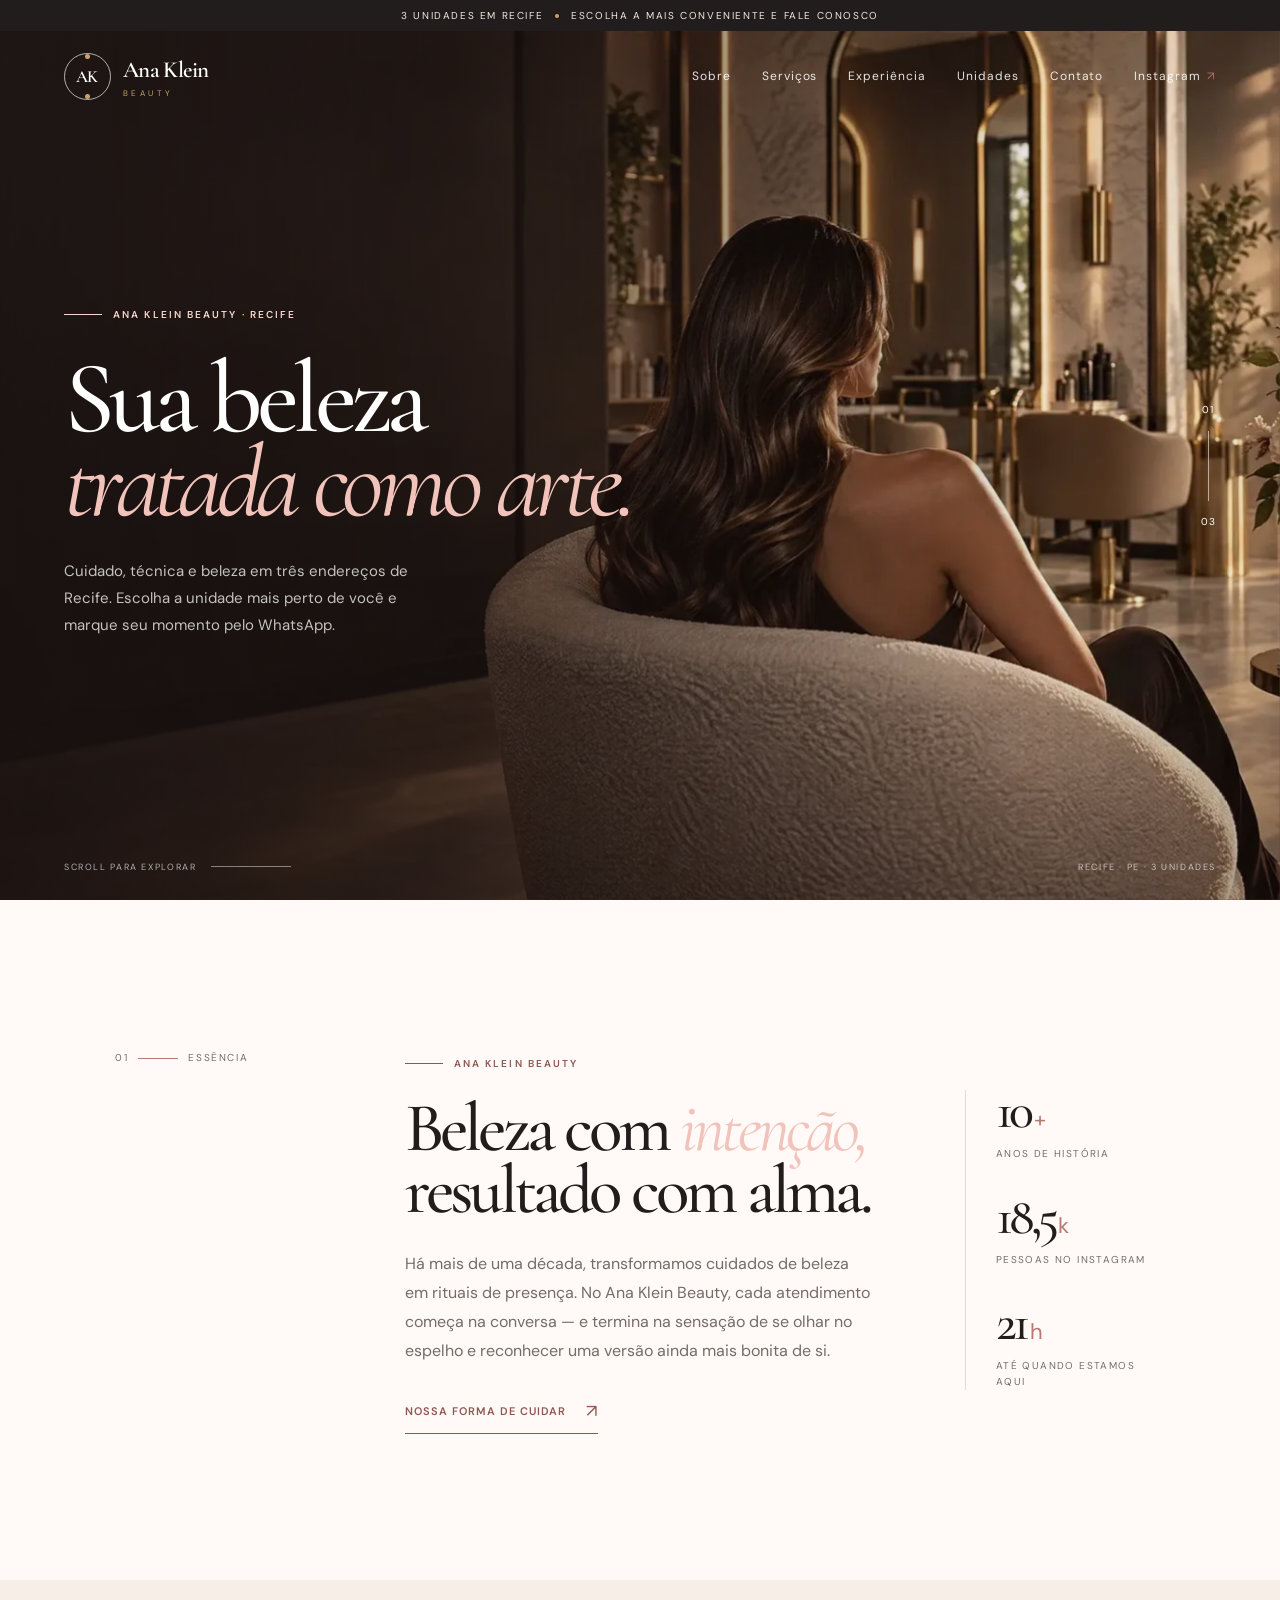
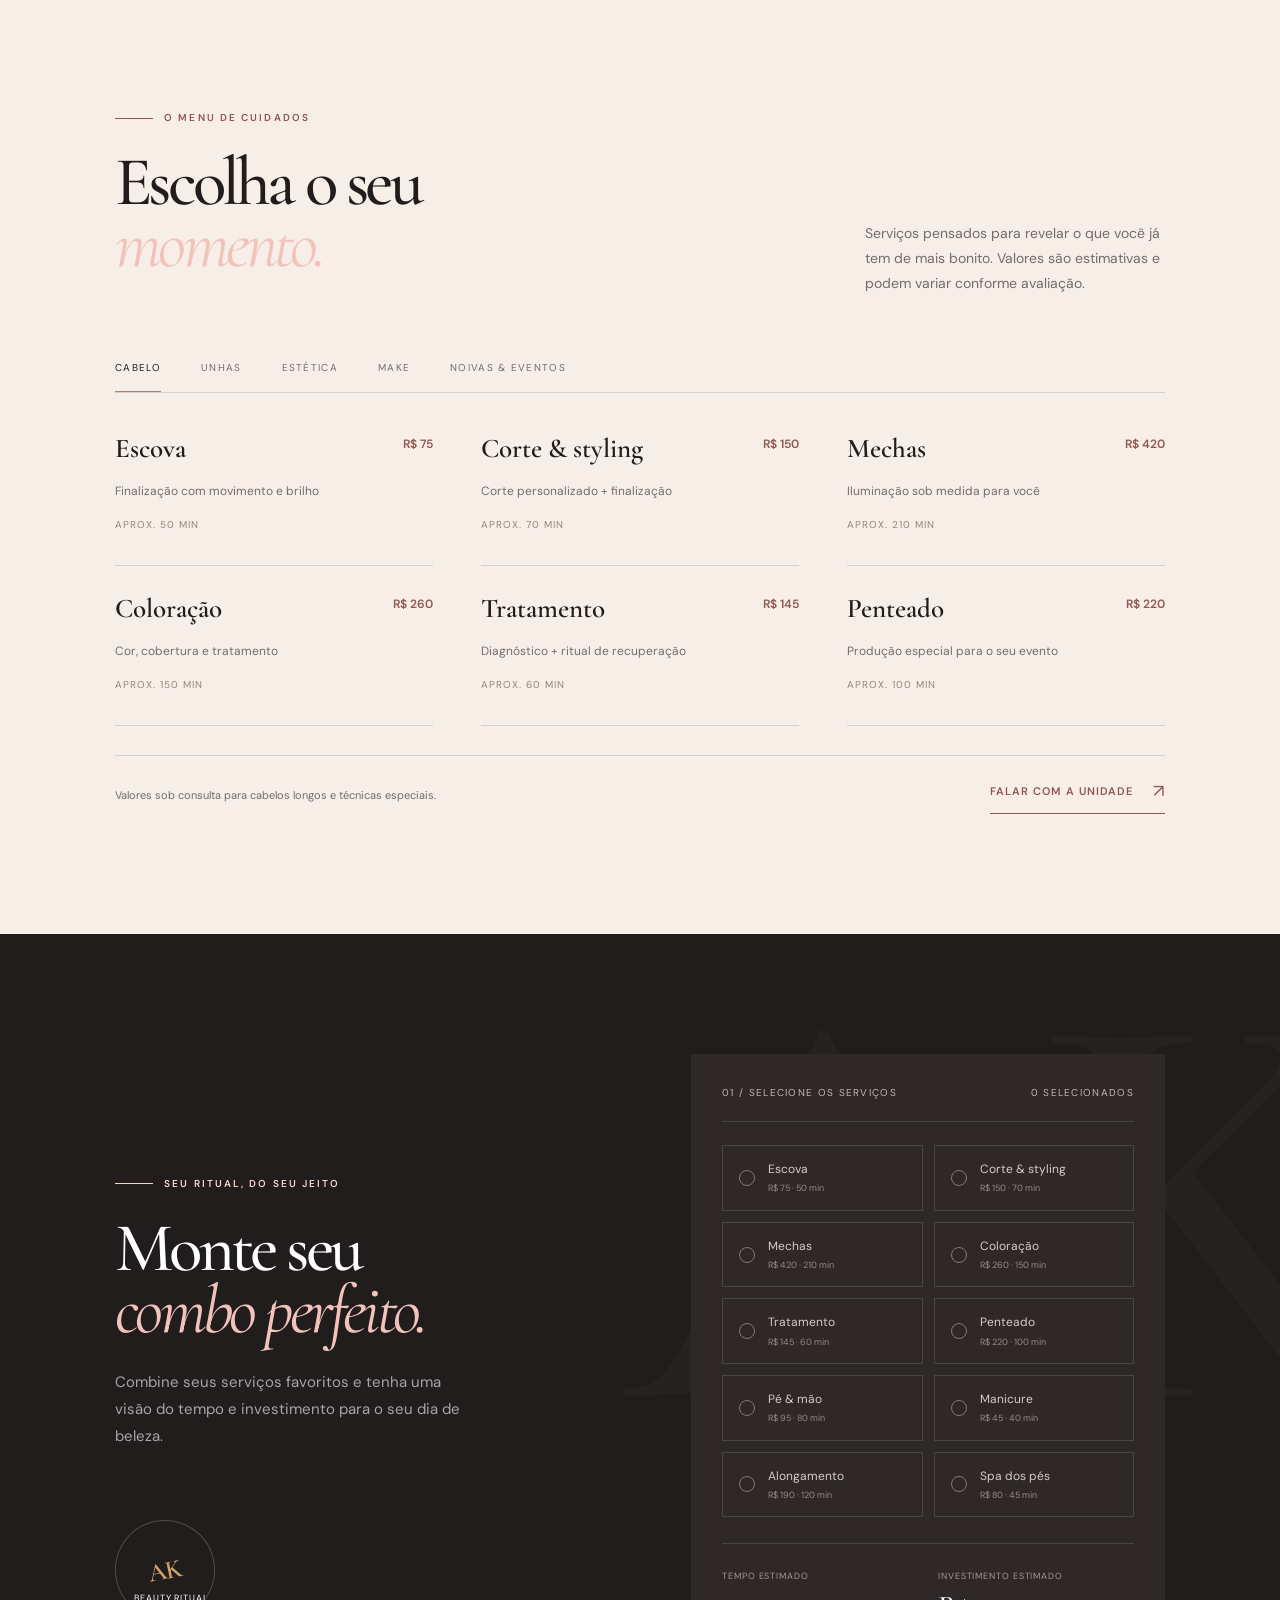
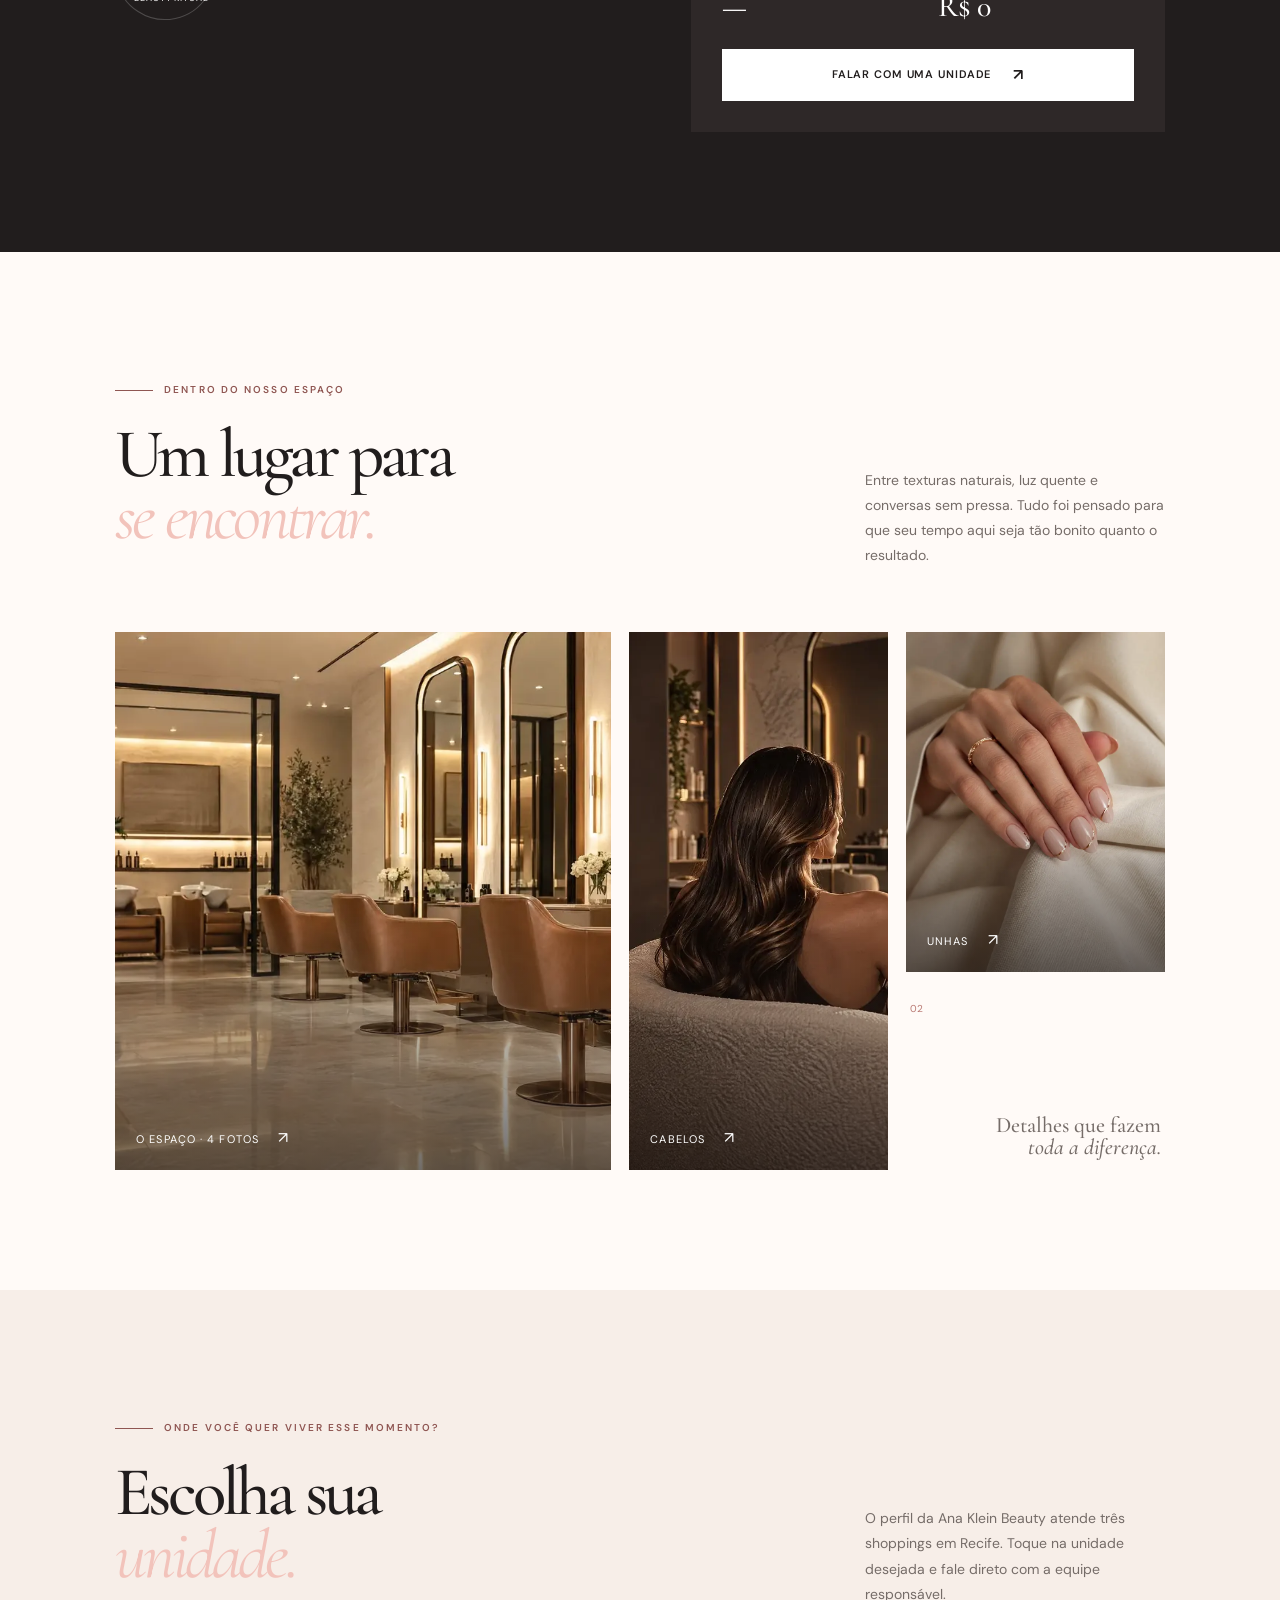
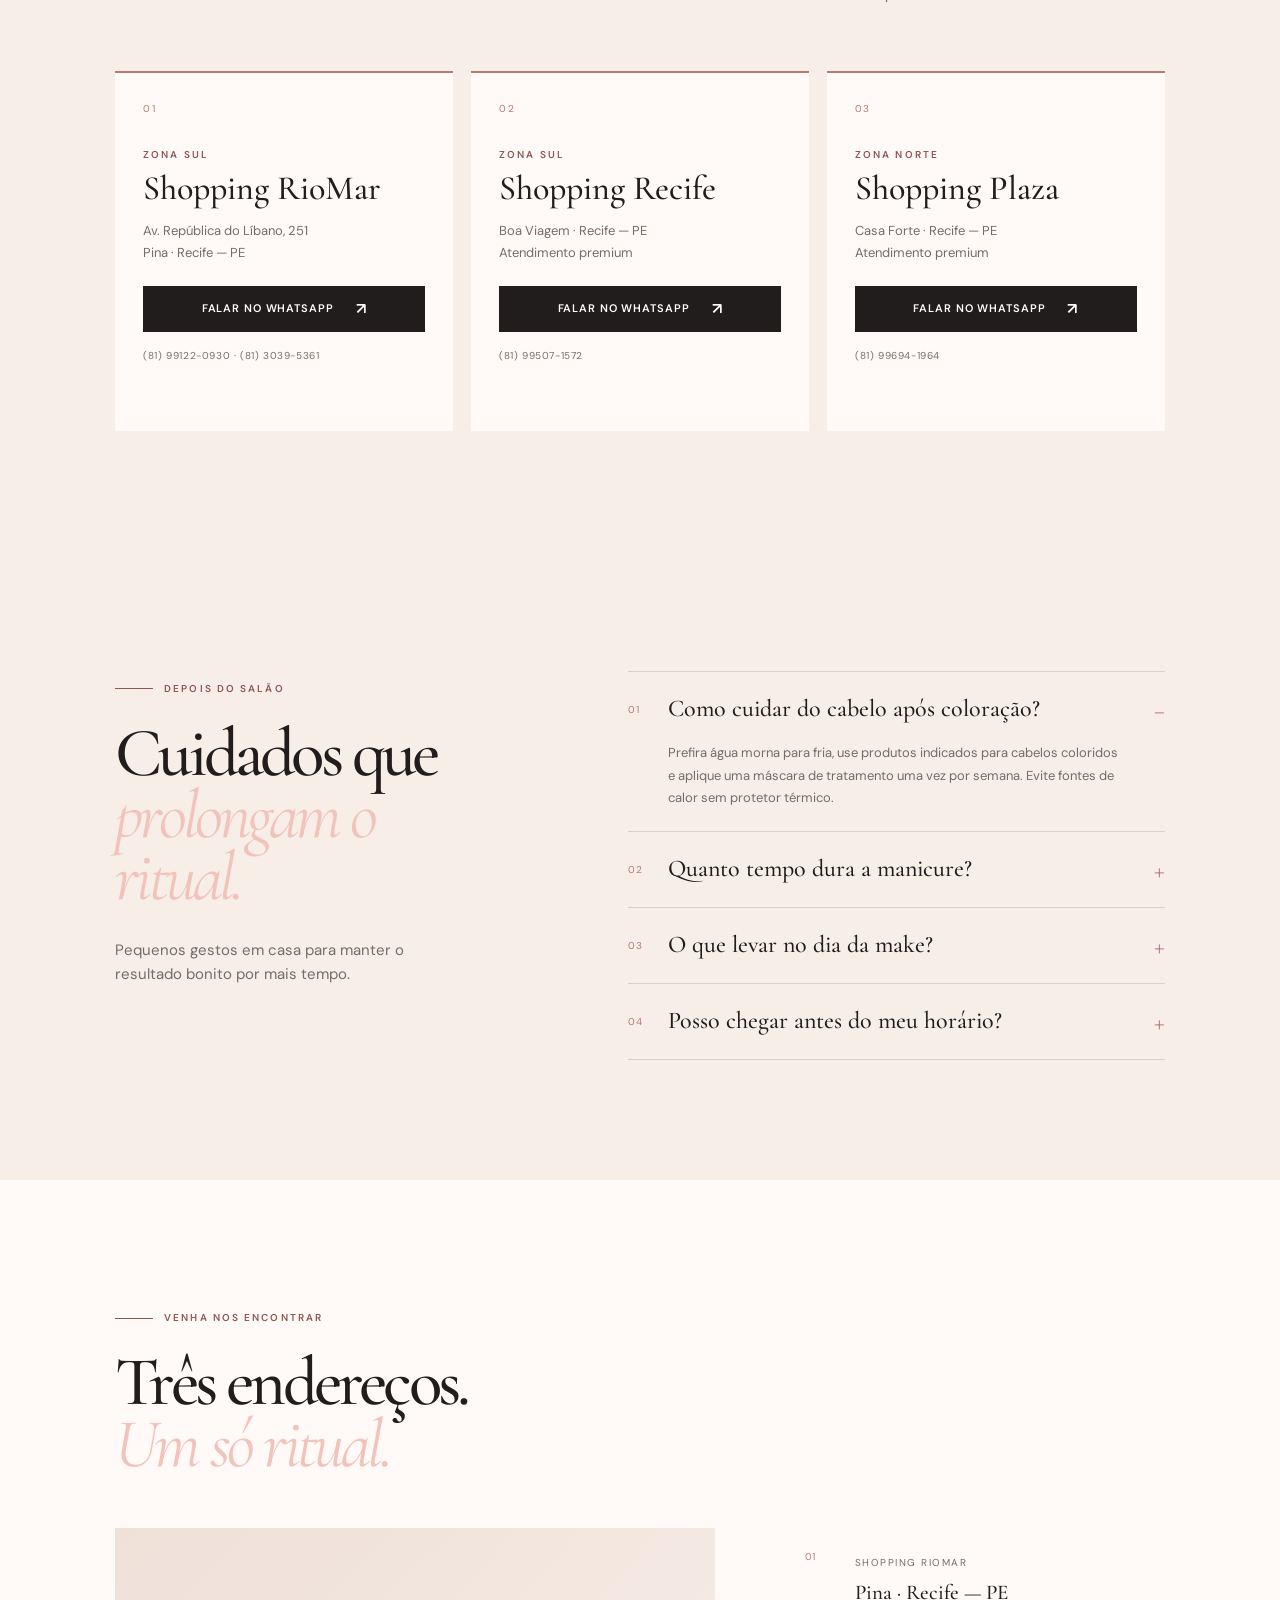
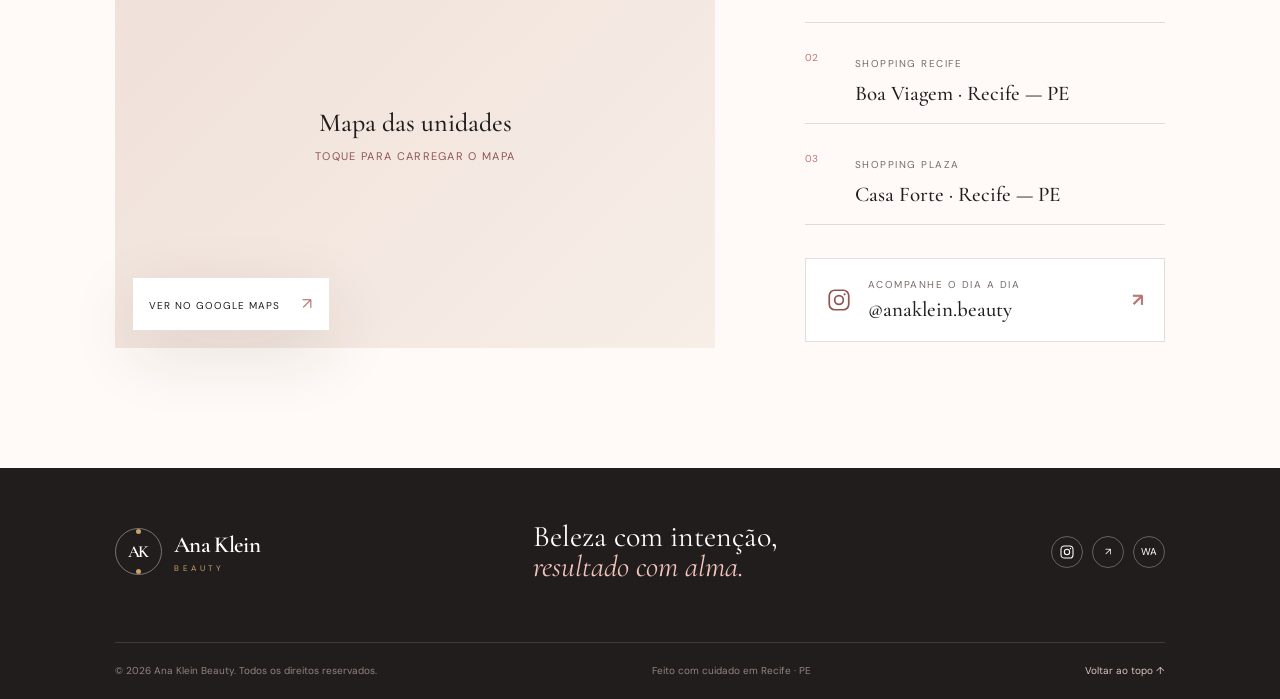
<file: anabeauty-site/index.html>
<!doctype html>
<html lang="pt-BR">
  <head>
    <meta charset="UTF-8" />
    <meta name="viewport" content="width=device-width, initial-scale=1.0" />
    <meta name="description" content="Ana Klein Beauty — salão de beleza em Recife com unidades no Shopping RioMar, Shopping Recife e Shopping Plaza. Escolha sua unidade e fale pelo WhatsApp." />
    <meta name="theme-color" content="#211d1d" />
    <title>Ana Klein Beauty | Sua beleza tratada como arte</title>
    <script>
      try { if (/[?&]intro\b/.test(location.search) || !sessionStorage.getItem('ak-intro')) document.documentElement.classList.add('has-intro'); } catch (e) { document.documentElement.classList.add('has-intro'); }
    </script>
    <link rel="preconnect" href="https://fonts.googleapis.com" />
    <link rel="preconnect" href="https://fonts.gstatic.com" crossorigin />
    <link rel="stylesheet" href="https://fonts.googleapis.com/css2?family=Cormorant+Garamond:ital,wght@0,400;0,500;0,600;1,400&amp;family=DM+Sans:wght@400;500;600&amp;display=swap" media="print" onload="this.media='all'" />
    <noscript><link rel="stylesheet" href="https://fonts.googleapis.com/css2?family=Cormorant+Garamond:ital,wght@0,400;0,500;0,600;1,400&amp;family=DM+Sans:wght@400;500;600&amp;display=swap" /></noscript>
    <link rel="preload" as="image" href="images/hero.webp" fetchpriority="high" />
    <style>
:root { --rose:#b97872;--rose-dark:#8f5652;--nude:#f7eee8;--cream:#fffaf7;--gold:#cba36a;--ink:#211d1d;--muted:#756c68;--line:rgba(33,29,29,.14);--white:#fff;--shadow:0 22px 70px rgba(50,29,24,.12);--serif:'Cormorant Garamond',Georgia,serif;--sans:'DM Sans',Arial,sans-serif }
* { box-sizing:border-box }
html { scroll-behavior:smooth }
body { margin:0;background:var(--cream);color:var(--ink);font-family:var(--sans);font-size:15px;line-height:1.6;overflow-x:hidden }
a { color:inherit;text-decoration:none }
button,input,select { font:inherit }
button { cursor:pointer }
img { max-width:100%;display:block }
.announcement { height:31px;background:var(--ink);color:#f5e9e2;padding:0 5vw;display:flex;align-items:center;justify-content:center;gap:12px;font-size:10px;letter-spacing:.16em;text-transform:uppercase }
.announcement__dot { width:4px;height:4px;border-radius:50%;background:var(--gold) }
.site-header { position:absolute;z-index:5;top:31px;width:100%;height:91px;padding:0 5vw;display:flex;align-items:center;justify-content:space-between;color:var(--white);transition:background .3s,position .3s }
.site-header.is-scrolled { position:fixed;top:0;background:rgba(33,29,29,.97);height:76px }
.brand { display:inline-flex;align-items:center;gap:12px }
.brand__mark { width:47px;height:47px;border:1px solid rgba(255,255,255,.65);border-radius:50%;display:grid;place-items:center;position:relative }
.brand__mark:before,.brand__mark:after { content:'';position:absolute;width:5px;height:5px;background:var(--gold);border-radius:50% }
.brand__mark:before { top:0;left:20px }
.brand__mark:after { bottom:0;right:20px }
.brand__mark span { font:600 17px var(--serif);letter-spacing:-.08em;margin-left:-2px }
.brand__text { display:flex;flex-direction:column;line-height:1 }
.brand__text strong { font:600 23px var(--serif);letter-spacing:-.03em }
.brand__text small { font-size:8px;letter-spacing:.43em;margin-top:5px;color:var(--gold) }
.main-nav { display:flex;align-items:center;gap:31px;font-size:12px;letter-spacing:.08em }
.main-nav>a:not(.button) { opacity:.88;transition:opacity .2s }
.main-nav>a:not(.button):hover { opacity:1;color:#f4c2bd }
.button { border:0;display:inline-flex;align-items:center;justify-content:center;gap:22px;padding:17px 25px;font-size:11px;font-weight:600;letter-spacing:.08em;text-transform:uppercase;transition:transform .25s,background .25s,color .25s,box-shadow .25s }
.button span { font-size:16px;line-height:0 }
.button:hover { transform:translateY(-3px);box-shadow:0 12px 30px rgba(33,29,29,.18) }
.button--dark { background:var(--ink);color:var(--white) }
.button--dark:hover { background:var(--rose-dark) }
.button--light { background:var(--white);color:var(--ink) }
.button--light:hover { background:#f6dcd6 }
.button--full { width:100% }
.menu-toggle { display:none;background:transparent;border:0;color:white;width:40px;height:40px }
.menu-toggle span { display:block;width:22px;height:1px;background:currentColor;margin:6px 0 }
.hero { min-height:calc(100vh - 31px);position:relative;background:#74574e;color:var(--white);display:flex;align-items:center;overflow:hidden }
.hero__image { position:absolute; inset:0; width:100%; height:100%; object-fit:cover }
.hero__veil { position:absolute;inset:0;background:linear-gradient(90deg,rgba(27,19,18,.86) 0%,rgba(27,19,18,.54) 43%,rgba(27,19,18,.08) 82%),linear-gradient(0deg,rgba(27,19,18,.3),transparent 30%) }
.hero__content { position:relative;z-index:1;padding:130px 5vw 110px;max-width:760px }
.eyebrow { display:flex;align-items:center;gap:11px;text-transform:uppercase;letter-spacing:.21em;font-size:10px;color:var(--rose-dark);font-weight:600 }
.eyebrow--light { color:#f7d6ce }
.eyebrow__line { display:inline-block;width:38px;height:1px;background:currentColor }
.hero h1 { font:500 clamp(60px,8vw,122px)/.82 var(--serif);letter-spacing:-.055em;margin:34px 0 34px }
.hero h1 em,h1 em,h2 em { font-style:italic;color:#f2c3bb;font-weight:400 }
.hero__copy { color:rgba(255,255,255,.74);max-width:390px;font-size:15px;line-height:1.8 }
.text-link { display:inline-flex;align-items:center;gap:20px;border-bottom:1px solid currentColor;padding-bottom:7px;color:var(--rose-dark);font-size:11px;letter-spacing:.09em;text-transform:uppercase;font-weight:600;transition:gap .2s }
.text-link:hover { gap:27px }
.text-link span { font-size:18px;font-weight:400 }
.text-link--light { color:var(--white) }
.hero__aside { position:absolute;right:5vw;top:50%;z-index:1;transform:translateY(-50%);display:flex;flex-direction:column;gap:13px;align-items:center;font-size:10px;letter-spacing:.12em }
.hero__aside i { height:70px;width:1px;background:rgba(255,255,255,.55) }
.hero__bottom { position:absolute;bottom:26px;left:5vw;right:5vw;display:flex;align-items:center;gap:15px;font-size:9px;text-transform:uppercase;letter-spacing:.18em;color:rgba(255,255,255,.65) }
.hero__bottom span:last-child { margin-left:auto }
.hero__scroll-line { width:80px;height:1px;background:rgba(255,255,255,.45) }
.section-pad { padding:120px 9vw }
.statement { display:grid;grid-template-columns:.85fr 2fr .85fr;gap:7vw;min-height:680px;align-items:center }
.statement__index { align-self:start;margin-top:30px;text-transform:uppercase;letter-spacing:.16em;color:var(--muted);font-size:10px;display:flex;align-items:center;gap:10px }
.statement__index span { width:40px;height:1px;background:var(--rose) }
h2 { font:500 clamp(46px,5.4vw,80px)/.9 var(--serif);letter-spacing:-.055em;margin:25px 0 29px }
.statement__copy>p:not(.eyebrow) { max-width:540px;color:var(--muted);font-size:16px;line-height:1.8;margin:0 0 32px }
.statement__numbers { display:flex;flex-direction:column;gap:34px;border-left:1px solid var(--line);padding-left:30px }
.statement__numbers div { display:flex;flex-direction:column }
.statement__numbers strong { font:500 52px/.8 var(--serif);letter-spacing:-.07em }
.statement__numbers strong span { font:400 22px var(--sans);color:var(--rose);letter-spacing:0;margin-left:3px }
.statement__numbers small { color:var(--muted);font-size:10px;text-transform:uppercase;letter-spacing:.14em;margin-top:12px }
.services { background:var(--nude) }
.section-heading { display:flex;justify-content:space-between;align-items:end;gap:50px;margin-bottom:56px }
.section-heading>p { max-width:300px;color:var(--muted);font-size:14px;line-height:1.8;margin-bottom:8px }
.service-tabs { display:flex;gap:7px;border-bottom:1px solid var(--line);margin-bottom:42px;overflow:auto }
.service-tab { flex:0 0 auto;border:0;background:transparent;padding:0 23px 16px 0;margin-right:10px;color:var(--muted);text-transform:uppercase;letter-spacing:.13em;font-size:10px;position:relative;transition:color .2s }
.service-tab:after { content:'';height:2px;position:absolute;bottom:-1px;left:0;right:23px;background:var(--rose);transform:scaleX(0);transform-origin:left;transition:transform .3s }
.service-tab.is-active,.service-tab:hover { color:var(--ink) }
.service-tab.is-active:after { transform:scaleX(1) }
.services-grid { display:grid;grid-template-columns:repeat(3,1fr);gap:0 48px;min-height:320px }
.service-card { border-bottom:1px solid var(--line);padding:0 0 24px;margin-bottom:29px;display:grid;grid-template-columns:1fr auto;gap:8px;position:relative }
.service-card h3 { font:600 27px/1 var(--serif);margin:0 }
.service-card p { grid-column:1/-1;margin:3px 0 0;color:var(--muted);font-size:12px;line-height:1.55;max-width:240px }
.service-card strong { font-size:12px;color:var(--rose-dark);font-weight:600;white-space:nowrap }
.service-card__time { grid-column:1/-1;color:#95847e;font-size:10px;text-transform:uppercase;letter-spacing:.1em }
.services-footer { display:flex;justify-content:space-between;align-items:center;border-top:1px solid var(--line);padding-top:21px;font-size:11px;color:var(--muted) }
.combo { display:grid;grid-template-columns:1fr 1fr;gap:8vw;align-items:center;background:var(--ink);color:var(--white);position:relative;overflow:hidden }
.combo:before { content:'AK';position:absolute;font:500 45vw/.65 var(--serif);color:rgba(255,255,255,.025);right:-10vw;top:10%;pointer-events:none }
.combo__intro { position:relative }
.combo__intro h2 { margin-bottom:28px }
.combo__intro>p:last-of-type { max-width:360px;color:rgba(255,255,255,.6);line-height:1.8 }
.combo__stamp { margin-top:70px;border:1px solid rgba(255,255,255,.2);width:100px;height:100px;border-radius:50%;display:grid;place-items:center;font:600 26px var(--serif);color:var(--gold);transform:rotate(-12deg) }
.combo__stamp small { position:absolute;font:9px var(--sans);letter-spacing:.1em;text-transform:uppercase;transform:rotate(12deg);margin-top:57px;color:var(--white) }
.combo__calculator { background:#2e2828;padding:31px;position:relative;z-index:1 }
.calculator-head { display:flex;justify-content:space-between;color:#c7b5ad;text-transform:uppercase;font-size:10px;letter-spacing:.13em;padding-bottom:20px;border-bottom:1px solid rgba(255,255,255,.12) }
.combo-options { display:grid;grid-template-columns:1fr 1fr;gap:11px;margin:23px 0 26px }
.combo-option { display:flex;align-items:center;gap:10px;border:1px solid rgba(255,255,255,.13);padding:14px 12px;color:#d8ccc7;font-size:12px;transition:border .2s,background .2s }
.combo-option:hover,.combo-option.is-selected { border-color:var(--gold);background:rgba(203,163,106,.09) }
.combo-option input { appearance:none;width:16px;height:16px;border:1px solid #8b7770;border-radius:50%;position:relative;flex:none }
.combo-option input:checked { border-color:var(--gold);background:var(--gold) }
.combo-option input:checked:after { content:'✓';position:absolute;color:var(--ink);font-size:10px;left:3px;top:-1px }
.combo-option small { display:block;color:#988983;font-size:9px;margin-top:2px }
.calculator-result { border-top:1px solid rgba(255,255,255,.12);padding-top:25px;display:grid;grid-template-columns:1fr 1fr;gap:20px }
.calculator-result div { display:flex;flex-direction:column }
.calculator-result small { font-size:9px;color:#a79893;text-transform:uppercase;letter-spacing:.1em }
.calculator-result strong { font:500 30px var(--serif);margin-top:5px }
.calculator-result .button { grid-column:1/-1;margin-top:4px }
.experience { background:var(--cream) }
.gallery { display:grid;grid-template-columns:1.4fr .73fr .73fr;grid-template-rows:340px 180px;gap:18px }
.gallery-card { position:relative;padding:0;border:0;overflow:hidden;background:#ddd }
.gallery-card img { width:100%;height:100%;object-fit:cover;transition:transform .6s }
.gallery-card:hover img { transform:scale(1.05) }
.gallery-card:after { content:'';position:absolute;inset:0;background:linear-gradient(0deg,rgba(26,20,18,.62),transparent 50%);pointer-events:none }
.gallery-card--large { grid-row:1/3 }
.gallery-card--portrait { grid-row:1/3 }
.gallery-card--offset { grid-row:1/2 }
.gallery-note { grid-column:3;display:flex;justify-content:space-between;align-items:end;padding:12px 4px;color:var(--muted);font:500 22px/1 var(--serif) }
.gallery-note span { font:10px var(--sans);color:var(--rose);align-self:start }
.gallery-note p { margin:0;text-align:right }
.gallery-card__label { position:absolute;z-index:1;bottom:20px;left:21px;color:white;font-size:11px;letter-spacing:.1em;text-transform:uppercase }
.gallery-card__label b { font-size:16px;margin-left:15px;font-weight:400 }
.section-nude { background:var(--nude) }
.faq { display:grid;grid-template-columns:.85fr 1.15fr;gap:9vw }
.faq__intro>p:last-child { color:var(--muted);max-width:300px }
.faq-list details { border-top:1px solid var(--line);padding:21px 0 }
.faq-list details:last-child { border-bottom:1px solid var(--line) }
summary { list-style:none;cursor:pointer;display:grid;grid-template-columns:40px 1fr auto;align-items:center;font:500 24px/1.1 var(--serif) }
summary::-webkit-details-marker { display:none }
summary:after { content:'+';font:300 27px var(--serif);color:var(--rose) }
details[open] summary:after { content:'−' }
.faq-list summary span { font:10px var(--sans);color:var(--rose);letter-spacing:.1em }
.faq-answer { padding:16px 40px 0 40px;color:var(--muted);font-size:13px;line-height:1.75;max-width:600px }
.contact__top { margin-bottom:52px }
.contact__grid { display:grid;grid-template-columns:1.25fr .75fr;gap:7vw }
.contact__map { height:420px;position:relative }
.contact__map iframe { width:100%; height:100%; border:0 }
.map-link { position:absolute;bottom:18px;left:18px;background:var(--white);padding:13px 16px;font-size:10px;text-transform:uppercase;letter-spacing:.1em;box-shadow:var(--shadow) }
.map-link span { color:var(--rose);font-size:16px;margin-left:18px }
.contact__info { display:flex;flex-direction:column;justify-content:space-around }
.contact-item { display:grid;grid-template-columns:35px 1fr;gap:15px;border-bottom:1px solid var(--line);padding:16px 0 }
.contact-item__num { font-size:10px;color:var(--rose) }
.contact-item small { font-size:10px;text-transform:uppercase;letter-spacing:.15em;color:var(--muted) }
.contact-item p { margin:7px 0 0;font:500 21px/1.2 var(--serif) }
.contact-item a:hover { color:var(--rose-dark) }
.site-footer { background:var(--ink);color:white;padding:54px 9vw 20px }
.footer-main { display:flex;align-items:center;justify-content:space-between;padding-bottom:60px;border-bottom:1px solid rgba(255,255,255,.14) }
.brand--footer .brand__mark { border-color:rgba(255,255,255,.38) }
.footer-main>p { font:400 30px/1 var(--serif);margin:0 }
.footer-main>p em { color:#f2c3bb }
.footer-social { display:flex;gap:9px }
.footer-social a { width:32px;height:32px;border:1px solid rgba(255,255,255,.3);border-radius:50%;display:grid;place-items:center;font-size:10px;text-transform:uppercase }
.footer-social a:hover { background:var(--rose);border-color:var(--rose) }
.footer-bottom { display:flex;justify-content:space-between;gap:20px;padding-top:20px;color:#92847f;font-size:10px }
.footer-bottom a { color:#d7c5be }
.gallery-modal { position:fixed;z-index:20;inset:0;background:rgba(21,16,15,.94);display:none;align-items:center;justify-content:center;padding:50px }
.gallery-modal.is-open { display:flex }
.gallery-modal img { max-height:86vh;max-width:min(85vw,620px);object-fit:contain }
.gallery-modal p { position:absolute;bottom:23px;color:white;font-size:11px;text-transform:uppercase;letter-spacing:.15em }
.modal-close { position:absolute;top:23px;right:30px;border:0;background:none;color:white;font:300 37px var(--serif) }
@media(max-width:900px) {
  .main-nav { gap:17px }
  .section-pad { padding:90px 6vw }
  .statement { grid-template-columns:1fr 1.7fr;gap:7vw }
  .statement__numbers { grid-column:1/-1;flex-direction:row;border:0;border-top:1px solid var(--line);padding:25px 0 0;justify-content:space-between }
  .services-grid { gap:0 24px }
  .combo { gap:5vw }
  .contact__grid { gap:4vw }
}
@media(max-width:680px) {
  .announcement { font-size:8px;letter-spacing:.1em;gap:8px }
  .site-header { top:31px;padding:0 6vw;height:76px }
  .site-header.is-scrolled { height:66px }
  .main-nav { position:absolute;top:76px;left:0;right:0;background:rgba(33,29,29,.98);padding:22px 6vw 26px;display:none;flex-direction:column;align-items:flex-start;gap:18px }
  .main-nav.is-open { display:flex }
  .main-nav .button { width:100%;margin-top:6px }
  .menu-toggle { display:block }
  .hero { min-height:calc(100svh - 31px); }
  .hero__content { padding:130px 6vw 90px }
  .hero h1 { font-size:18vw;margin:29px 0 }
  .hero__copy { font-size:14px;max-width:310px }
  .hero__aside { display:none }
  .hero__bottom { left:6vw;right:6vw }
  .hero__bottom span:first-child,.hero__scroll-line { display:none }
  .section-pad { padding:78px 6vw }
  .statement { display:block;min-height:auto }
  .statement__index { margin:0 0 56px }
  .statement h2 { margin-top:20px }
  .statement__copy>p:not(.eyebrow) { font-size:14px }
  .statement__numbers { margin-top:57px;gap:0 }
  .statement__numbers strong { font-size:37px }
  .statement__numbers small { font-size:8px;letter-spacing:.08em }
  .section-heading { display:block;margin-bottom:36px }
  .section-heading>p { margin-top:23px;font-size:13px }
  .service-tabs { margin-left:-6vw;margin-right:-6vw;padding-left:6vw }
  .service-tab { padding-right:18px;margin-right:5px;font-size:9px }
  .services-grid { display:block;min-height:0 }
  .service-card { margin-bottom:21px;padding-bottom:18px }
  .service-card h3 { font-size:24px }
  .services-footer { display:block;line-height:1.6 }
  .services-footer .text-link { margin-top:18px }
  .combo { display:block }
  .combo__intro { margin-bottom:48px }
  .combo__intro h2 { margin-bottom:19px }
  .combo__stamp { margin-top:38px }
  .combo__calculator { padding:22px 18px;margin:0 -1px }
  .combo-options { gap:8px }
  .combo-option { font-size:11px;padding:11px 8px }
  .calculator-result strong { font-size:25px }
  .gallery { display:grid;grid-template-columns:1fr 1fr;grid-template-rows:260px 210px 120px;gap:10px }
  .gallery-card--large { grid-row:1/3;grid-column:1 }
  .gallery-card--portrait { grid-row:1/3;grid-column:2 }
  .gallery-card--offset { grid-row:3;grid-column:1 }
  .gallery-note { grid-column:2;grid-row:3;padding:7px 0;font-size:18px }
  .gallery-card__label { left:12px;bottom:13px;font-size:9px }
  .faq { display:block }
  .faq__intro { margin-bottom:45px }
  .faq-list summary { font-size:20px;grid-template-columns:32px 1fr 25px }
  .faq-answer { padding-left:32px;font-size:12px }
  .contact__top { margin-bottom:39px }
  .contact__grid { display:flex;flex-direction:column }
  .contact__map { height:280px }
  .contact__info { margin-top:23px }
  .contact-item p { font-size:19px }
  .footer-main { display:block;padding-bottom:35px }
  .footer-main>p { margin:35px 0;font-size:27px }
  .footer-bottom { display:block;line-height:2.1 }
  .footer-bottom span,.footer-bottom a { display:block }
  .footer-bottom a { margin-top:7px }
  .gallery-modal { padding:20px }
  .gallery-modal img { max-width:90vw }
}
@media(prefers-reduced-motion:reduce) {
  .intro { display:none!important }
  *,*:before,*:after { scroll-behavior:auto!important;animation:none!important;transition:none!important }
}
.locations { background:var(--nude) }
.locations-grid { display:grid;grid-template-columns:repeat(3,1fr);gap:18px }
.location-card { background:var(--cream);padding:28px;min-height:360px;display:flex;flex-direction:column;gap:20px;border-top:2px solid var(--rose);transition:transform .25s,box-shadow .25s }
.location-card:hover { transform:translateY(-5px);box-shadow:var(--shadow) }
.location-card__index { font-size:10px;color:var(--rose);letter-spacing:.15em }
.location-card h3 { font:500 34px/.95 var(--serif);margin:8px 0 15px }
.location-card p:not(.eyebrow) { color:var(--muted);font-size:13px;line-height:1.7;margin:0 0 22px }
.location-card .button { width:100%;padding:14px 16px }
.location-card small { display:block;margin-top:16px;color:var(--muted);font-size:10px;letter-spacing:.06em }
@media(max-width:800px) {
  .locations-grid { grid-template-columns:1fr }
  .location-card { min-height:auto }
  .location-card h3 { font-size:31px }
}

/* Mapa sob demanda (o iframe do Google só carrega no clique) */
.map-facade { width:100%; height:100%; border:0; display:grid; place-items:center; align-content:center; gap:10px; background:linear-gradient(135deg,#efe0d8,#f7eee8); color:var(--ink); text-align:center; padding:20px }
.map-facade strong { font:500 26px/1.1 var(--serif) }
.map-facade span { font-size:11px; letter-spacing:.12em; text-transform:uppercase; color:var(--rose-dark) }

.hero + .statement { contain-intrinsic-size:auto 680px }


/* Galeria com várias fotos (setas) */
.modal-nav { position:absolute; top:50%; transform:translateY(-50%); width:46px; height:46px; border:1px solid rgba(255,255,255,.35); border-radius:50%; background:rgba(21,16,15,.55); color:#fff; font:300 30px/1 var(--serif); display:grid; place-items:center; cursor:pointer }
.modal-nav:hover { background:var(--rose); border-color:var(--rose) }
.modal-nav[hidden] { display:none }
.modal-nav--prev { left:max(12px,3vw) }
.modal-nav--next { right:max(12px,3vw) }
@media (max-width:760px) { .modal-nav { width:40px; height:40px; font-size:26px } }

/* Instagram */
.main-nav .nav-instagram span { color:var(--rose); margin-left:2px }
.instagram-card { display:grid; grid-template-columns:auto 1fr auto; align-items:center; gap:16px; margin-top:22px; padding:18px 20px; border:1px solid var(--line); background:var(--white); transition:border-color .2s, transform .2s }
.instagram-card:hover { border-color:var(--rose); transform:translateY(-2px) }
.instagram-card svg { color:var(--rose-dark) }
.instagram-card small { display:block; font-size:10px; text-transform:uppercase; letter-spacing:.15em; color:var(--muted) }
.instagram-card strong { display:block; margin-top:4px; font:500 21px/1.2 var(--serif) }
.instagram-card b { color:var(--rose); font-size:18px }
.footer-social svg { display:block }

/* ───────── Animação de entrada ───────── */
:root { --enter:.1s }
.has-intro { --enter:2.05s }

/* cortina de abertura (só na 1ª visita da sessão) */
.intro { display:none }
.has-intro .intro { position:fixed; inset:0; z-index:300; display:grid; place-items:center; background:var(--ink); color:var(--white); animation:introOut .85s cubic-bezier(.76,0,.24,1) 1.9s forwards }
.intro__inner { display:grid; justify-items:center }
.intro__mark { position:relative; width:124px; height:124px; display:grid; place-items:center }
.intro__ring { position:absolute; inset:0; width:100%; height:100%; transform:rotate(-90deg) }
.intro__ring circle { fill:none; stroke:rgba(255,255,255,.7); stroke-width:1; stroke-dasharray:100; stroke-dashoffset:100; animation:introDraw 1.1s cubic-bezier(.65,0,.35,1) .15s forwards }
.intro__ak { font:600 40px var(--serif); letter-spacing:-.08em; margin-left:-4px; animation:introPop .7s cubic-bezier(.2,.7,.2,1) .5s both }
.intro__dot { position:absolute; width:8px; height:8px; border-radius:50%; background:var(--gold); animation:introPop .5s ease .95s both }
.intro__dot--top { top:-4px; left:58px }
.intro__dot--bottom { bottom:-4px; right:58px }
.intro__name { margin:26px 0 0; font:600 40px/1 var(--serif); letter-spacing:-.03em; animation:riseIn .8s cubic-bezier(.2,.7,.2,1) 1s both }
.intro__sub { margin:12px 0 0; font-size:11px; letter-spacing:.5em; padding-left:.5em; color:var(--gold); animation:introSub 1s ease 1.2s both }
@keyframes introDraw { to { stroke-dashoffset:0 } }
@keyframes introPop { from { opacity:0; transform:scale(.7) } to { opacity:1; transform:none } }
@keyframes introSub { from { opacity:0; letter-spacing:.9em } to { opacity:1; letter-spacing:.5em } }
@keyframes introOut { to { transform:translateY(-100%); visibility:hidden; pointer-events:none } }

/* página entrando (sempre; com a cortina, espera ela subir) */
@keyframes riseIn { from { opacity:0; transform:translateY(28px) } to { opacity:1; transform:none } }
@keyframes fadeIn { from { opacity:0 } to { opacity:1 } }
@keyframes heroZoom { from { transform:scale(1.12) } to { transform:scale(1) } }
.hero__image { animation:heroZoom 2.6s cubic-bezier(.2,.7,.2,1) var(--enter) both }
.hero__content > * { animation:riseIn .9s cubic-bezier(.2,.7,.2,1) both }
.hero__content > :nth-child(1) { animation-delay:calc(var(--enter) + .1s) }
.hero__content > :nth-child(2) { animation-delay:calc(var(--enter) + .3s) }
.hero__content > :nth-child(3) { animation-delay:calc(var(--enter) + .55s) }
.announcement, .site-header { animation:fadeIn .9s ease calc(var(--enter) + .1s) both }
.hero__aside, .hero__bottom { animation:fadeIn 1s ease calc(var(--enter) + .9s) both }
    </style>
  </head>
  <body>
    <div class="intro" id="intro" aria-hidden="true">
      <div class="intro__inner">
        <div class="intro__mark">
          <svg class="intro__ring" viewBox="0 0 124 124" focusable="false"><circle cx="62" cy="62" r="61" pathLength="100"></circle></svg>
          <span class="intro__dot intro__dot--top"></span><span class="intro__dot intro__dot--bottom"></span>
          <span class="intro__ak">AK</span>
        </div>
        <p class="intro__name">Ana Klein</p>
        <p class="intro__sub">BEAUTY</p>
      </div>
    </div>
    <div class="announcement"><span>3 unidades em Recife</span><span class="announcement__dot"></span><span>Escolha a mais conveniente e fale conosco</span></div>

    <header class="site-header" id="topo">
      <a class="brand" href="#inicio" aria-label="Ana Klein Beauty — início">
        <span class="brand__mark" aria-hidden="true"><span>AK</span></span>
        <span class="brand__text"><strong>Ana Klein</strong><small>BEAUTY</small></span>
      </a>
      <button class="menu-toggle" aria-label="Abrir menu" aria-expanded="false"><span></span><span></span></button>
      <nav class="main-nav" aria-label="Navegação principal">
        <a href="#sobre">Sobre</a>
        <a href="#servicos">Serviços</a>
        <a href="#experiencia">Experiência</a>
        <a href="#unidades">Unidades</a>
        <a href="#contato">Contato</a>
        <a class="nav-instagram" href="https://www.instagram.com/anaklein.beauty/?hl=pt" target="_blank" rel="noopener noreferrer">Instagram <span aria-hidden="true">↗</span></a>
      </nav>
    </header>

    <main>
      <section class="hero" id="inicio">
        <img class="hero__image" src="images/hero.webp" alt="" fetchpriority="high" decoding="async" />
        <div class="hero__veil"></div>
        <div class="hero__content">
          <p class="eyebrow eyebrow--light"><span class="eyebrow__line"></span> Ana Klein Beauty · Recife</p>
          <h1>Sua beleza<br /><em>tratada como arte.</em></h1>
          <p class="hero__copy">Cuidado, técnica e beleza em três endereços de Recife. Escolha a unidade mais perto de você e marque seu momento pelo WhatsApp.</p>
        </div>
        <div class="hero__aside"><span>01</span><i></i><span>03</span></div>
        <div class="hero__bottom"><span>Scroll para explorar</span><span class="hero__scroll-line"></span><span>Recife · PE · 3 unidades</span></div>
      </section>

      <section class="statement section-pad" id="sobre">
        <div class="statement__index">01 <span></span> essência</div>
        <div class="statement__copy"><p class="eyebrow"><span class="eyebrow__line"></span> Ana Klein Beauty</p><h2>Beleza com <em>intenção,</em><br />resultado com alma.</h2><p>Há mais de uma década, transformamos cuidados de beleza em rituais de presença. No Ana Klein Beauty, cada atendimento começa na conversa — e termina na sensação de se olhar no espelho e reconhecer uma versão ainda mais bonita de si.</p><a class="text-link" href="#experiencia">Nossa forma de cuidar <span>↗</span></a></div>
        <div class="statement__numbers"><div><strong>10<span>+</span></strong><small>anos de história</small></div><div><strong>18,5<span>k</span></strong><small>pessoas no Instagram</small></div><div><strong>21<span>h</span></strong><small>até quando estamos aqui</small></div></div>
      </section>

      <section class="services section-pad" id="servicos">
        <div class="section-heading"><div><p class="eyebrow"><span class="eyebrow__line"></span> O menu de cuidados</p><h2>Escolha o seu<br /><em>momento.</em></h2></div><p>Serviços pensados para revelar o que você já tem de mais bonito. Valores são estimativas e podem variar conforme avaliação.</p></div>
        <div class="service-tabs" role="tablist" aria-label="Categorias de serviços">
          <button class="service-tab is-active" role="tab" aria-selected="true" data-category="cabelo">Cabelo</button><button class="service-tab" role="tab" aria-selected="false" data-category="unhas">Unhas</button><button class="service-tab" role="tab" aria-selected="false" data-category="estetica">Estética</button><button class="service-tab" role="tab" aria-selected="false" data-category="make">Make</button><button class="service-tab" role="tab" aria-selected="false" data-category="noivas">Noivas & eventos</button>
        </div>
        <div class="services-grid" id="services-grid"></div>
        <div class="services-footer"><span>Valores sob consulta para cabelos longos e técnicas especiais.</span><a class="text-link" href="#unidades">Falar com a unidade <span>↗</span></a></div>
      </section>

      <section class="combo section-pad section-dark" id="combo">
        <div class="combo__intro"><p class="eyebrow eyebrow--light"><span class="eyebrow__line"></span> Seu ritual, do seu jeito</p><h2>Monte seu<br /><em>combo perfeito.</em></h2><p>Combine seus serviços favoritos e tenha uma visão do tempo e investimento para o seu dia de beleza.</p><span class="combo__stamp">AK <small>beauty ritual</small></span></div>
        <div class="combo__calculator"><div class="calculator-head"><span>01 / selecione os serviços</span><span id="selected-count">0 selecionados</span></div><div class="combo-options" id="combo-options"></div><div class="calculator-result"><div><small>Tempo estimado</small><strong id="combo-time">—</strong></div><div><small>Investimento estimado</small><strong id="combo-price">R$ 0</strong></div><a class="button button--light button--full" id="combo-cta" href="#unidades">Falar com uma unidade <span>↗</span></a></div></div>
      </section>

      <section class="experience section-pad" id="experiencia">
        <div class="section-heading"><div><p class="eyebrow"><span class="eyebrow__line"></span> Dentro do nosso espaço</p><h2>Um lugar para<br /><em>se encontrar.</em></h2></div><p>Entre texturas naturais, luz quente e conversas sem pressa. Tudo foi pensado para que seu tempo aqui seja tão bonito quanto o resultado.</p></div>
        <div class="gallery"><button class="gallery-card gallery-card--large" data-gallery="0" aria-label="Ver fotos do ambiente"><img src="images/espaco.webp" alt="Interior elegante do Ana Klein Beauty" loading="lazy" decoding="async" /><span class="gallery-card__label">O espaço · 4 fotos <b>↗</b></span></button><button class="gallery-card gallery-card--portrait" data-gallery="1" aria-label="Ver foto do resultado de cabelo"><img src="images/cabelos.webp" alt="Resultado de balayage e ondas polidas" loading="lazy" decoding="async" /><span class="gallery-card__label">Cabelos <b>↗</b></span></button><button class="gallery-card gallery-card--portrait gallery-card--offset" data-gallery="2" aria-label="Ver foto do resultado de unhas"><img src="images/unhas.webp" alt="Manicure nude com detalhe rose gold" loading="lazy" decoding="async" /><span class="gallery-card__label">Unhas <b>↗</b></span></button><div class="gallery-note"><span>02</span><p>Detalhes que fazem<br /><em>toda a diferença.</em></p></div></div>
      </section>

      <section class="locations section-pad section-nude" id="unidades"><div class="section-heading"><div><p class="eyebrow"><span class="eyebrow__line"></span> Onde você quer viver esse momento?</p><h2>Escolha sua<br /><em>unidade.</em></h2></div><p>O perfil da Ana Klein Beauty atende três shoppings em Recife. Toque na unidade desejada e fale direto com a equipe responsável.</p></div><div class="locations-grid"><article class="location-card"><span class="location-card__index">01</span><div><p class="eyebrow">Zona Sul</p><h3>Shopping RioMar</h3><p>Av. República do Líbano, 251<br />Pina · Recife — PE</p><a class="button button--dark" href="https://wa.me/5581991220930?text=Ol%C3%A1%2C%20Ana%20Klein%20Beauty!%20Quero%20agendar%20na%20unidade%20Shopping%20RioMar." target="_blank" rel="noreferrer">Falar no WhatsApp <span>↗</span></a><small>(81) 99122-0930 · (81) 3039-5361</small></div></article><article class="location-card"><span class="location-card__index">02</span><div><p class="eyebrow">Zona Sul</p><h3>Shopping Recife</h3><p>Boa Viagem · Recife — PE<br />Atendimento premium</p><a class="button button--dark" href="https://wa.me/558195071572?text=Ol%C3%A1%2C%20Ana%20Klein%20Beauty!%20Quero%20agendar%20na%20unidade%20Shopping%20Recife." target="_blank" rel="noreferrer">Falar no WhatsApp <span>↗</span></a><small>(81) 99507-1572</small></div></article><article class="location-card"><span class="location-card__index">03</span><div><p class="eyebrow">Zona Norte</p><h3>Shopping Plaza</h3><p>Casa Forte · Recife — PE<br />Atendimento premium</p><a class="button button--dark" href="https://wa.me/558196941964?text=Ol%C3%A1%2C%20Ana%20Klein%20Beauty!%20Quero%20agendar%20na%20unidade%20Shopping%20Plaza." target="_blank" rel="noreferrer">Falar no WhatsApp <span>↗</span></a><small>(81) 99694-1964</small></div></article></div></section>

      <section class="faq section-pad section-nude" id="cuidados">
        <div class="faq__intro"><p class="eyebrow"><span class="eyebrow__line"></span> Depois do salão</p><h2>Cuidados que<br /><em>prolongam o ritual.</em></h2><p>Pequenos gestos em casa para manter o resultado bonito por mais tempo.</p></div><div class="faq-list"><details open><summary><span>01</span> Como cuidar do cabelo após coloração?</summary><div class="faq-answer">Prefira água morna para fria, use produtos indicados para cabelos coloridos e aplique uma máscara de tratamento uma vez por semana. Evite fontes de calor sem protetor térmico.</div></details><details><summary><span>02</span> Quanto tempo dura a manicure?</summary><div class="faq-answer">Com hidratação diária das cutículas e evitando contato prolongado com produtos de limpeza, o resultado costuma permanecer bonito por 7 a 10 dias.</div></details><details><summary><span>03</span> O que levar no dia da make?</summary><div class="faq-answer">Venha com a pele limpa e hidratada. Se tiver referências de maquiagem, traga no celular — elas ajudam nossa equipe a traduzir seu desejo.</div></details><details><summary><span>04</span> Posso chegar antes do meu horário?</summary><div class="faq-answer">Claro. O shopping da sua unidade oferece cafés e espaços para você chegar com calma. Recomendamos 10 minutos de antecedência.</div></details></div>
      </section>

      <section class="contact section-pad" id="contato">
        <div class="contact__top"><p class="eyebrow"><span class="eyebrow__line"></span> Venha nos encontrar</p><h2>Três endereços.<br /><em>Um só ritual.</em></h2></div><div class="contact__grid"><div class="contact__map"><button class="map-facade" id="map-facade" type="button" data-src="https://www.google.com/maps?q=Ana+Klein+Beauty+Recife+PE&output=embed" aria-label="Carregar mapa das unidades"><strong>Mapa das unidades</strong><span>Toque para carregar o mapa</span></button><a class="map-link" href="https://www.google.com/maps/search/?api=1&query=Ana+Klein+Beauty+Recife+PE" target="_blank" rel="noreferrer">Ver no Google Maps <span>↗</span></a></div><div class="contact__info"><div class="contact-item"><span class="contact-item__num">01</span><div><small>Shopping RioMar</small><p>Pina · Recife — PE</p></div></div><div class="contact-item"><span class="contact-item__num">02</span><div><small>Shopping Recife</small><p>Boa Viagem · Recife — PE</p></div></div><div class="contact-item"><span class="contact-item__num">03</span><div><small>Shopping Plaza</small><p>Casa Forte · Recife — PE</p></div></div><a class="instagram-card" href="https://www.instagram.com/anaklein.beauty/?hl=pt" target="_blank" rel="noopener noreferrer"><svg viewBox="0 0 24 24" width="26" height="26" fill="none" stroke="currentColor" stroke-width="1.6" aria-hidden="true" focusable="false"><rect x="3" y="3" width="18" height="18" rx="5"/><circle cx="12" cy="12" r="4"/><circle cx="17.2" cy="6.8" r="1" fill="currentColor" stroke="none"/></svg><span><small>Acompanhe o dia a dia</small><strong>@anaklein.beauty</strong></span><b aria-hidden="true">↗</b></a></div></div>
      </section>
    </main>

    <footer class="site-footer"><div class="footer-main"><a class="brand brand--footer" href="#topo"><span class="brand__mark" aria-hidden="true"><span>AK</span></span><span class="brand__text"><strong>Ana Klein</strong><small>BEAUTY</small></span></a><p>Beleza com intenção,<br /><em>resultado com alma.</em></p><div class="footer-social"><a href="https://www.instagram.com/anaklein.beauty/?hl=pt" target="_blank" rel="noopener noreferrer" aria-label="Instagram da Ana Klein Beauty"><svg viewBox="0 0 24 24" width="16" height="16" fill="none" stroke="currentColor" stroke-width="1.6" aria-hidden="true" focusable="false"><rect x="3" y="3" width="18" height="18" rx="5"/><circle cx="12" cy="12" r="4"/><circle cx="17.2" cy="6.8" r="1" fill="currentColor" stroke="none"/></svg></a><a href="https://linktr.ee/anakleinbeauty" target="_blank" rel="noreferrer" aria-label="Link da bio">↗</a><a href="https://wa.me/5581991220930" target="_blank" rel="noreferrer" aria-label="WhatsApp RioMar">wa</a></div></div><div class="footer-bottom"><span>© 2026 Ana Klein Beauty. Todos os direitos reservados.</span><span>Feito com cuidado em Recife · PE</span><a href="#topo">Voltar ao topo ↑</a></div></footer>
    <div class="gallery-modal" id="gallery-modal" aria-hidden="true" role="dialog" aria-label="Galeria de fotos"><button class="modal-close" aria-label="Fechar galeria">×</button><button class="modal-nav modal-nav--prev" aria-label="Foto anterior" hidden>‹</button><img id="modal-image" alt="" /><button class="modal-nav modal-nav--next" aria-label="Próxima foto" hidden>›</button><p id="modal-caption"></p></div>
      <script>
// Sempre começa na primeira tela, mesmo se o link tiver "#unidades" ou se o navegador lembrar a rolagem anterior.
if ('scrollRestoration' in history) history.scrollRestoration = 'manual';
if (location.hash) history.replaceState(null, '', location.pathname + location.search);
const goTop = () => window.scrollTo({ top: 0, left: 0, behavior: 'instant' });
goTop();
window.addEventListener('load', goTop);
window.addEventListener('pageshow', (event) => { if (event.persisted) goTop(); });

// Abertura animada: roda uma vez por sessão (a decisão é tomada no <head>). A cortina se remove sozinha.
const intro = document.querySelector('#intro');
if (intro) {
  if (document.documentElement.classList.contains('has-intro')) {
    try { sessionStorage.setItem('ak-intro', '1'); } catch (error) { /* sem armazenamento: só repete na próxima visita */ }
    intro.addEventListener('animationend', (event) => { if (event.animationName === 'introOut') intro.remove(); });
    setTimeout(() => intro.remove(), 4500); // garantia: nunca deixa a cortina presa
  } else intro.remove();
  window.addEventListener('pageshow', (event) => { if (event.persisted) intro.remove(); });
}

const serviceCatalog = {
  cabelo: [
    { name: 'Escova', desc: 'Finalização com movimento e brilho', price: 75, time: 50 },
    { name: 'Corte & styling', desc: 'Corte personalizado + finalização', price: 150, time: 70 },
    { name: 'Mechas', desc: 'Iluminação sob medida para você', price: 420, time: 210 },
    { name: 'Coloração', desc: 'Cor, cobertura e tratamento', price: 260, time: 150 },
    { name: 'Tratamento', desc: 'Diagnóstico + ritual de recuperação', price: 145, time: 60 },
    { name: 'Penteado', desc: 'Produção especial para o seu evento', price: 220, time: 100 },
  ],
  unhas: [
    { name: 'Pé & mão', desc: 'Cuidado completo e acabamento impecável', price: 95, time: 80 },
    { name: 'Manicure', desc: 'Esmaltação clássica e cuticulagem', price: 45, time: 40 },
    { name: 'Alongamento', desc: 'Estrutura, comprimento e naturalidade', price: 190, time: 120 },
    { name: 'Spa dos pés', desc: 'Esfoliação, hidratação e relaxamento', price: 80, time: 45 },
  ],
  estetica: [
    { name: 'Limpeza de pele', desc: 'Pele renovada, limpa e luminosa', price: 180, time: 80 },
    { name: 'Design de sobrancelhas', desc: 'Desenho que valoriza seu olhar', price: 55, time: 35 },
    { name: 'Drenagem', desc: 'Leveza, bem-estar e cuidado corporal', price: 140, time: 60 },
    { name: 'Massagem relaxante', desc: 'Uma pausa para corpo e mente', price: 160, time: 60 },
  ],
  make: [
    { name: 'Make social', desc: 'Produção completa para ocasiões especiais', price: 220, time: 100 },
    { name: 'Make express', desc: 'Beleza fresca para o dia a dia', price: 140, time: 60 },
    { name: 'Cílios & sobrancelhas', desc: 'Olhar definido e natural', price: 110, time: 50 },
  ],
  noivas: [
    { name: 'Make & hair', desc: 'Produção completa para o grande dia', price: 680, time: 240 },
    { name: 'Dia da noiva', desc: 'Ritual completo com acompanhamento', price: 1200, time: 360 },
    { name: 'Penteado festa', desc: 'Estrutura e acabamento de longa duração', price: 280, time: 120 },
  ],
};
const allServices = Object.values(serviceCatalog).flat();
const money = (value) => new Intl.NumberFormat('pt-BR', { style: 'currency', currency: 'BRL', maximumFractionDigits: 0 }).format(value);

function renderServices(category = 'cabelo') {
  const grid = document.querySelector('#services-grid');
  grid.innerHTML = serviceCatalog[category].map((service, index) => `
    <article class="service-card" style="--delay:${index * 60}ms">
      <h3>${service.name}</h3><strong>${money(service.price)}</strong>
      <p>${service.desc}</p><span class="service-card__time">aprox. ${service.time} min</span>
    </article>`).join('');
}
function renderCombo() {
  const options = allServices.slice(0, 10);
  document.querySelector('#combo-options').innerHTML = options.map((service, index) => `
    <label class="combo-option"><input type="checkbox" value="${service.name}" data-price="${service.price}" data-time="${service.time}" /><span>${service.name}<small>${money(service.price)} · ${service.time} min</small></span></label>`).join('');
  document.querySelector('#combo-options').addEventListener('change', updateCombo);
}
function updateCombo() {
  const selected = [...document.querySelectorAll('.combo-option input:checked')];
  const time = selected.reduce((total, item) => total + Number(item.dataset.time), 0);
  const price = selected.reduce((total, item) => total + Number(item.dataset.price), 0);
  document.querySelector('#selected-count').textContent = `${selected.length} selecionado${selected.length === 1 ? '' : 's'}`;
  document.querySelector('#combo-time').textContent = time ? `${Math.floor(time / 60)}h${time % 60 ? ` ${time % 60}min` : ''}` : '—';
  document.querySelector('#combo-price').textContent = price ? money(price) : 'R$ 0';
  document.querySelectorAll('.combo-option').forEach((label) => label.classList.toggle('is-selected', label.querySelector('input').checked));
  updateWhatsappLinks();
}

function setupComboFlow() {
  const cta = document.querySelector('#combo-cta');
  if (!cta) return;
  cta.addEventListener('click', (event) => {
    if (!document.querySelector('.combo-option input:checked')) { event.preventDefault(); document.querySelector('#combo-options').scrollIntoView({ behavior: 'smooth', block: 'center' }); }
  });
}

/* Mensagem automática no WhatsApp: nada é guardado, o texto vai só no link. */
const unitNames = { '5581991220930': 'Shopping RioMar', '558195071572': 'Shopping Recife', '558196941964': 'Shopping Plaza' };
function updateWhatsappLinks() {
  const services = [...document.querySelectorAll('.combo-option input:checked')].map((input) => input.value);
  document.querySelectorAll('a[href^="https://wa.me/"]').forEach((link) => {
    if (!link.dataset.waOriginal) link.dataset.waOriginal = link.getAttribute('href');
    const number = (link.dataset.waOriginal.match(/wa\.me\/(\d+)/) || [])[1];
    if (!services.length || !number) { link.setAttribute('href', link.dataset.waOriginal); return; }
    const unit = unitNames[number];
    const text = `Olá, Ana Klein Beauty! Gostaria de saber mais sobre: ${services.join(' + ')}.${unit ? ` Tenho interesse na unidade ${unit}.` : ''}`;
    link.setAttribute('href', `https://wa.me/${number}?text=${encodeURIComponent(text)}`);
  });
}

function setupTabs() {
  document.querySelectorAll('.service-tab').forEach((tab) => tab.addEventListener('click', () => {
    document.querySelectorAll('.service-tab').forEach((item) => { item.classList.remove('is-active'); item.setAttribute('aria-selected', 'false'); });
    tab.classList.add('is-active'); tab.setAttribute('aria-selected', 'true'); renderServices(tab.dataset.category);
  }));
}
function setupGallery() {
  const groups = [
    [
      { src: 'images/espaco.webp', caption: 'O espaço · Ana Klein Beauty' },
      { src: 'images/espaco-recepcao.webp', caption: 'Recepção' },
      { src: 'images/espaco-atendimento.webp', caption: 'Área de atendimento e lavatórios' },
      { src: 'images/espaco-espera.webp', caption: 'Recepção e sala de espera' },
    ],
    [{ src: 'images/cabelos.webp', caption: 'Cabelos · balayage e ondas polidas' }],
    [{ src: 'images/unhas.webp', caption: 'Unhas · manicure nude rose gold' }],
  ];
  const modal = document.querySelector('#gallery-modal');
  const image = document.querySelector('#modal-image');
  const caption = document.querySelector('#modal-caption');
  const prev = document.querySelector('.modal-nav--prev');
  const next = document.querySelector('.modal-nav--next');
  let group = []; let index = 0; let touchStart = null;
  const show = () => {
    const item = group[index];
    image.src = item.src; image.alt = item.caption;
    caption.textContent = group.length > 1 ? `${item.caption} · ${index + 1}/${group.length}` : item.caption;
    prev.hidden = next.hidden = group.length < 2;
  };
  const step = (direction) => { index = (index + direction + group.length) % group.length; show(); };
  const close = () => { modal.classList.remove('is-open'); modal.setAttribute('aria-hidden', 'true'); };
  document.querySelectorAll('[data-gallery]').forEach((card) => card.addEventListener('click', () => {
    group = groups[Number(card.dataset.gallery)]; index = 0; show();
    modal.classList.add('is-open'); modal.setAttribute('aria-hidden', 'false');
  }));
  prev.addEventListener('click', () => step(-1));
  next.addEventListener('click', () => step(1));
  document.querySelector('.modal-close').addEventListener('click', close);
  modal.addEventListener('click', (event) => { if (event.target === modal) close(); });
  modal.addEventListener('touchstart', (event) => { touchStart = event.touches[0].clientX; }, { passive: true });
  modal.addEventListener('touchend', (event) => { if (touchStart === null || group.length < 2) return; const dx = event.changedTouches[0].clientX - touchStart; touchStart = null; if (Math.abs(dx) > 40) step(dx < 0 ? 1 : -1); });
  document.addEventListener('keydown', (event) => {
    if (!modal.classList.contains('is-open')) return;
    if (event.key === 'Escape') close();
    if (group.length > 1 && event.key === 'ArrowRight') step(1);
    if (group.length > 1 && event.key === 'ArrowLeft') step(-1);
  });
}
function setupNavigation() {
  const header = document.querySelector('.site-header'); const toggle = document.querySelector('.menu-toggle'); const nav = document.querySelector('.main-nav');
  let scrolled = false;
  window.addEventListener('scroll', () => { const next = window.scrollY > 30; if (next !== scrolled) { scrolled = next; header.classList.toggle('is-scrolled', next); } }, { passive: true });
  toggle.addEventListener('click', () => { const open = nav.classList.toggle('is-open'); toggle.setAttribute('aria-expanded', String(open)); });
  nav.querySelectorAll('a').forEach((link) => link.addEventListener('click', () => { nav.classList.remove('is-open'); toggle.setAttribute('aria-expanded', 'false'); }));
}
function setupMap() {
  const facade = document.querySelector('#map-facade');
  if (!facade) return;
  facade.addEventListener('click', () => {
    const frame = document.createElement('iframe');
    frame.title = 'Mapa das unidades Ana Klein Beauty em Recife';
    frame.src = facade.dataset.src;
    frame.loading = 'lazy';
    frame.referrerPolicy = 'no-referrer-when-downgrade';
    facade.replaceWith(frame);
  }, { once: true });
}
renderServices(); renderCombo(); setupComboFlow(); setupTabs(); setupGallery(); setupNavigation(); setupMap();
    </script>
  </body>
</html>
</file>
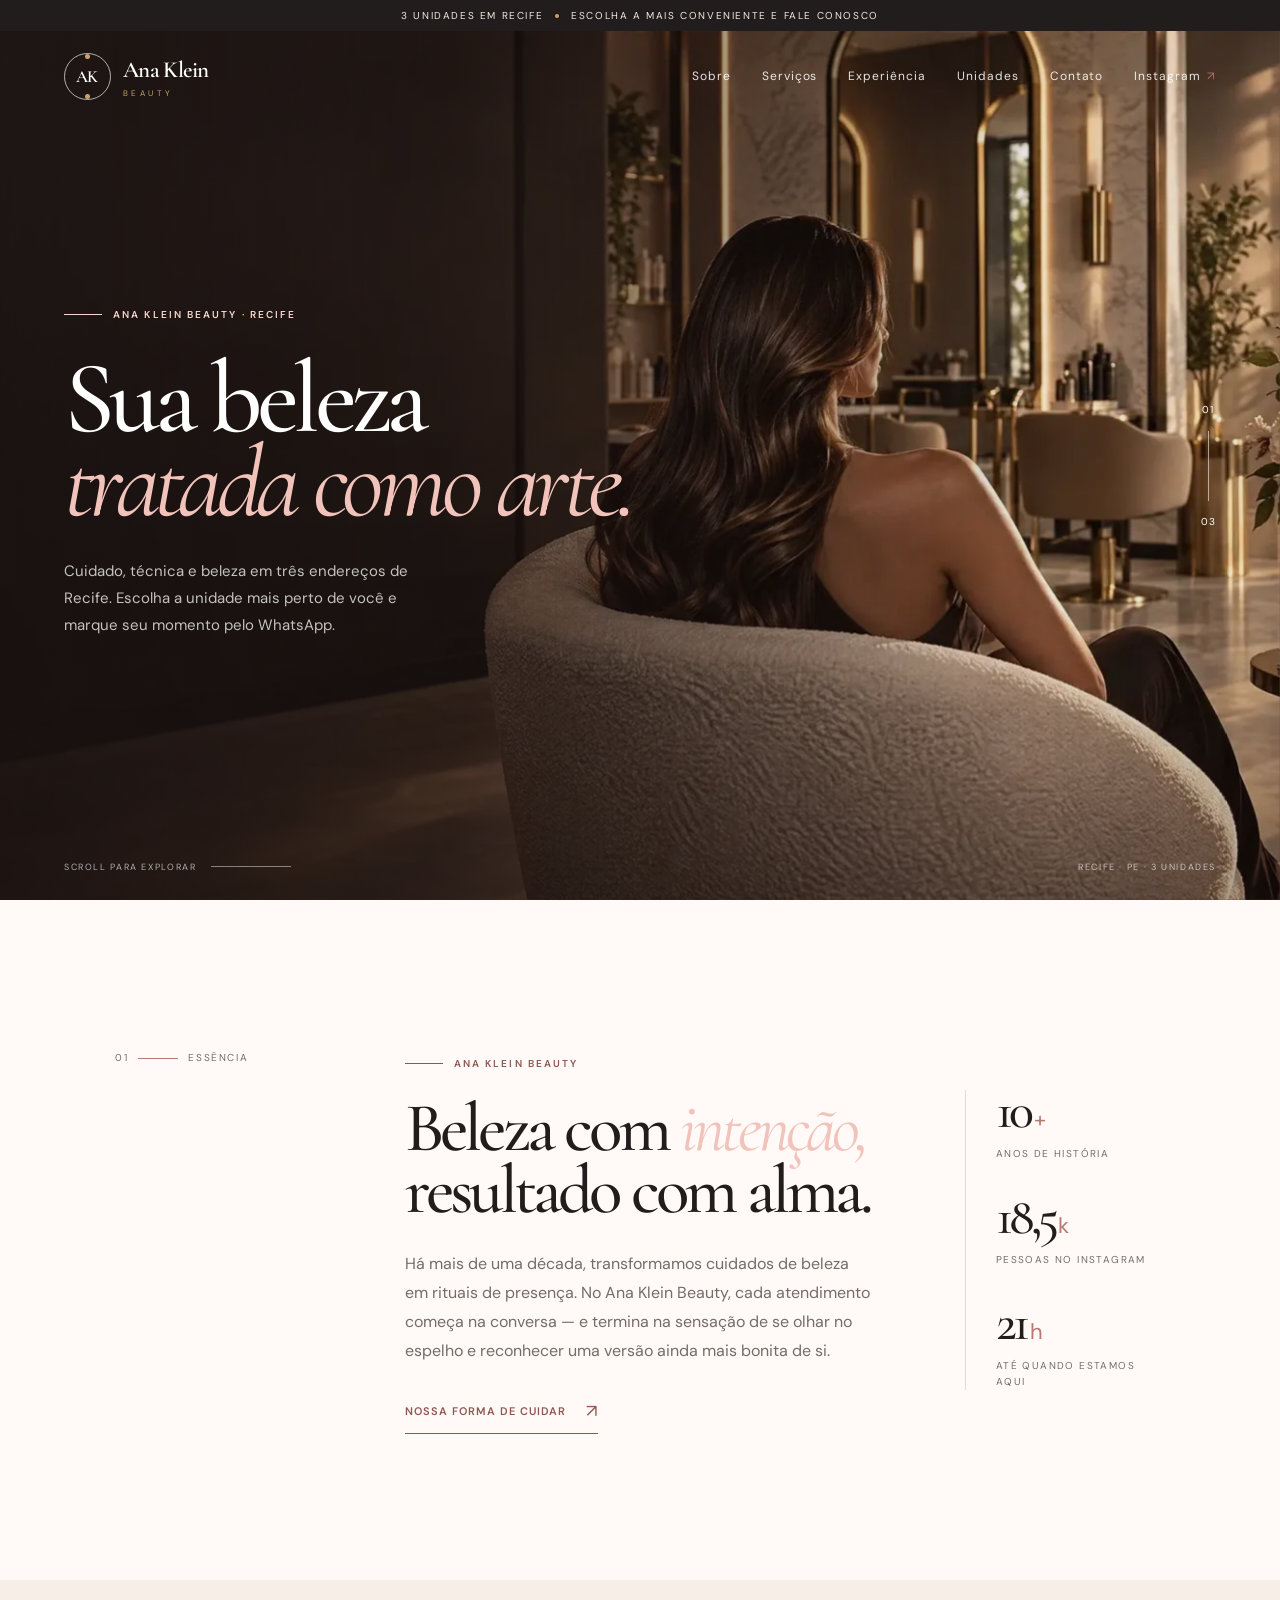
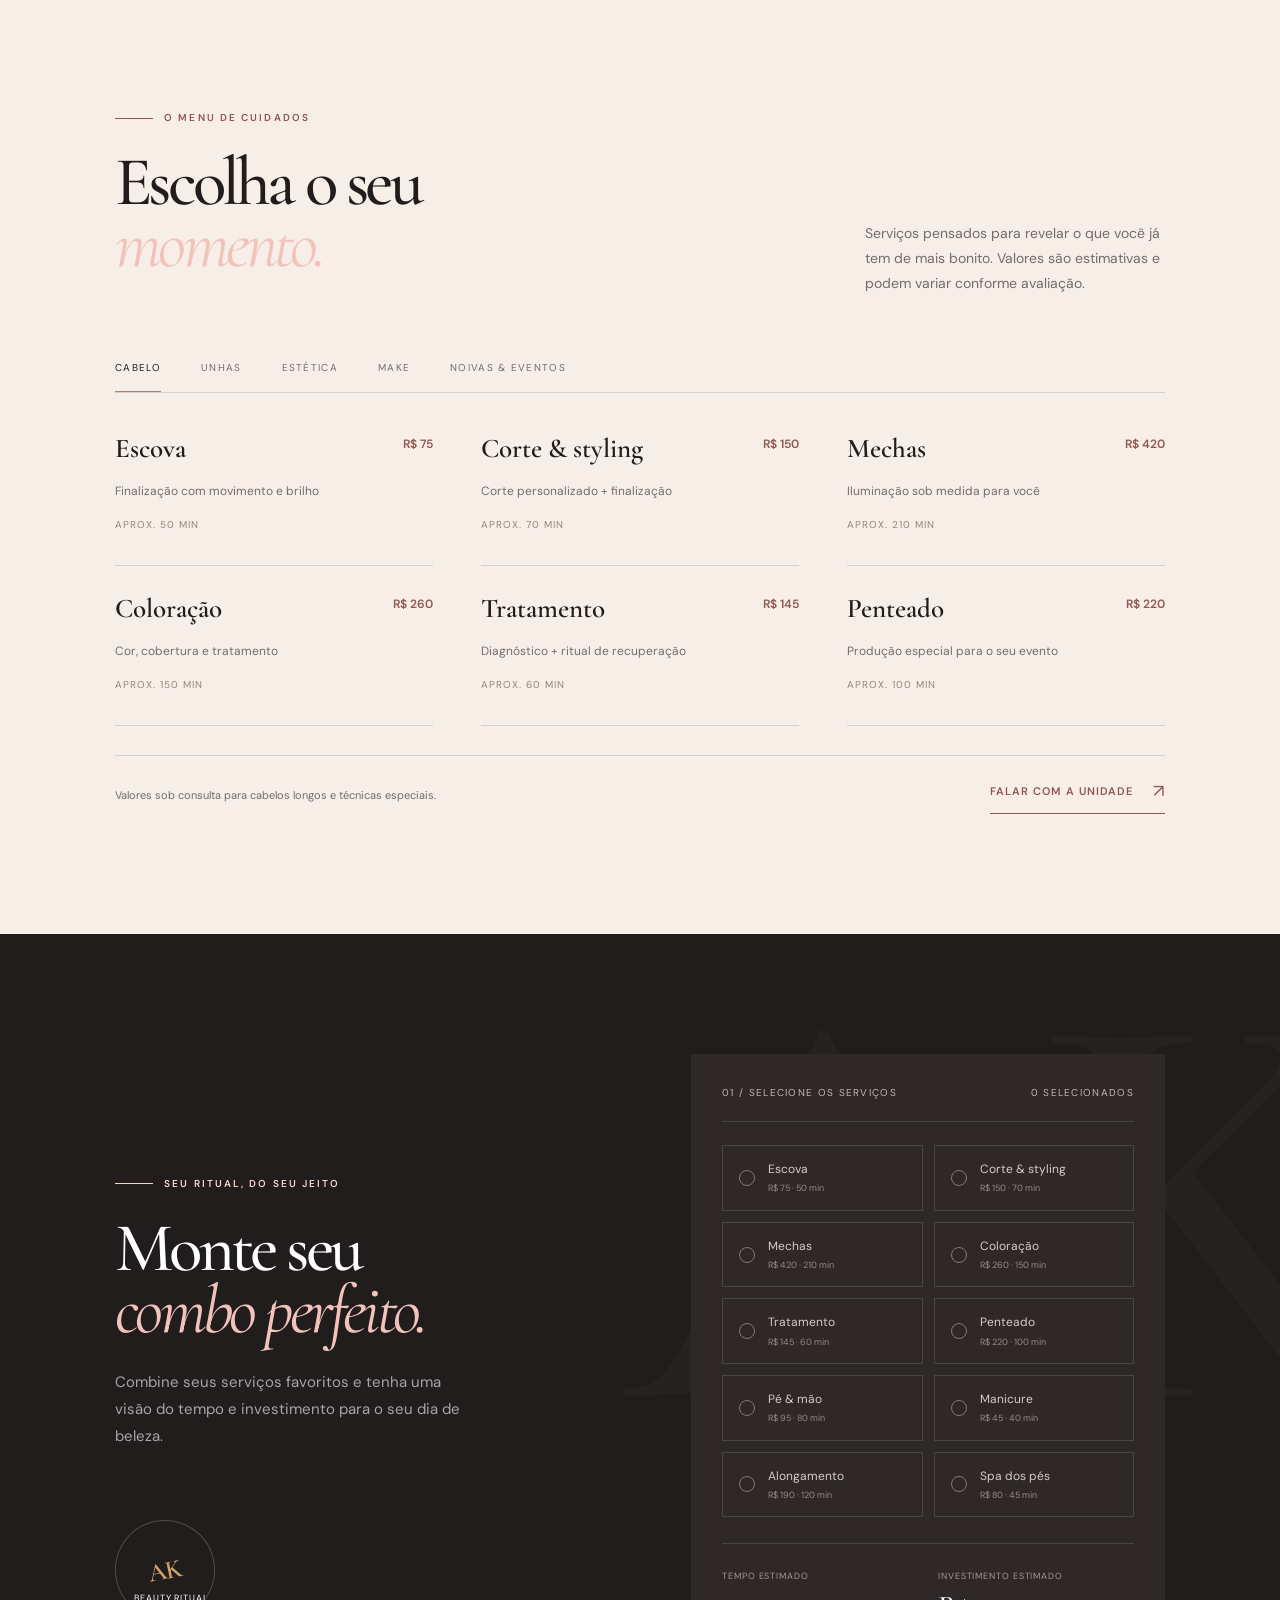
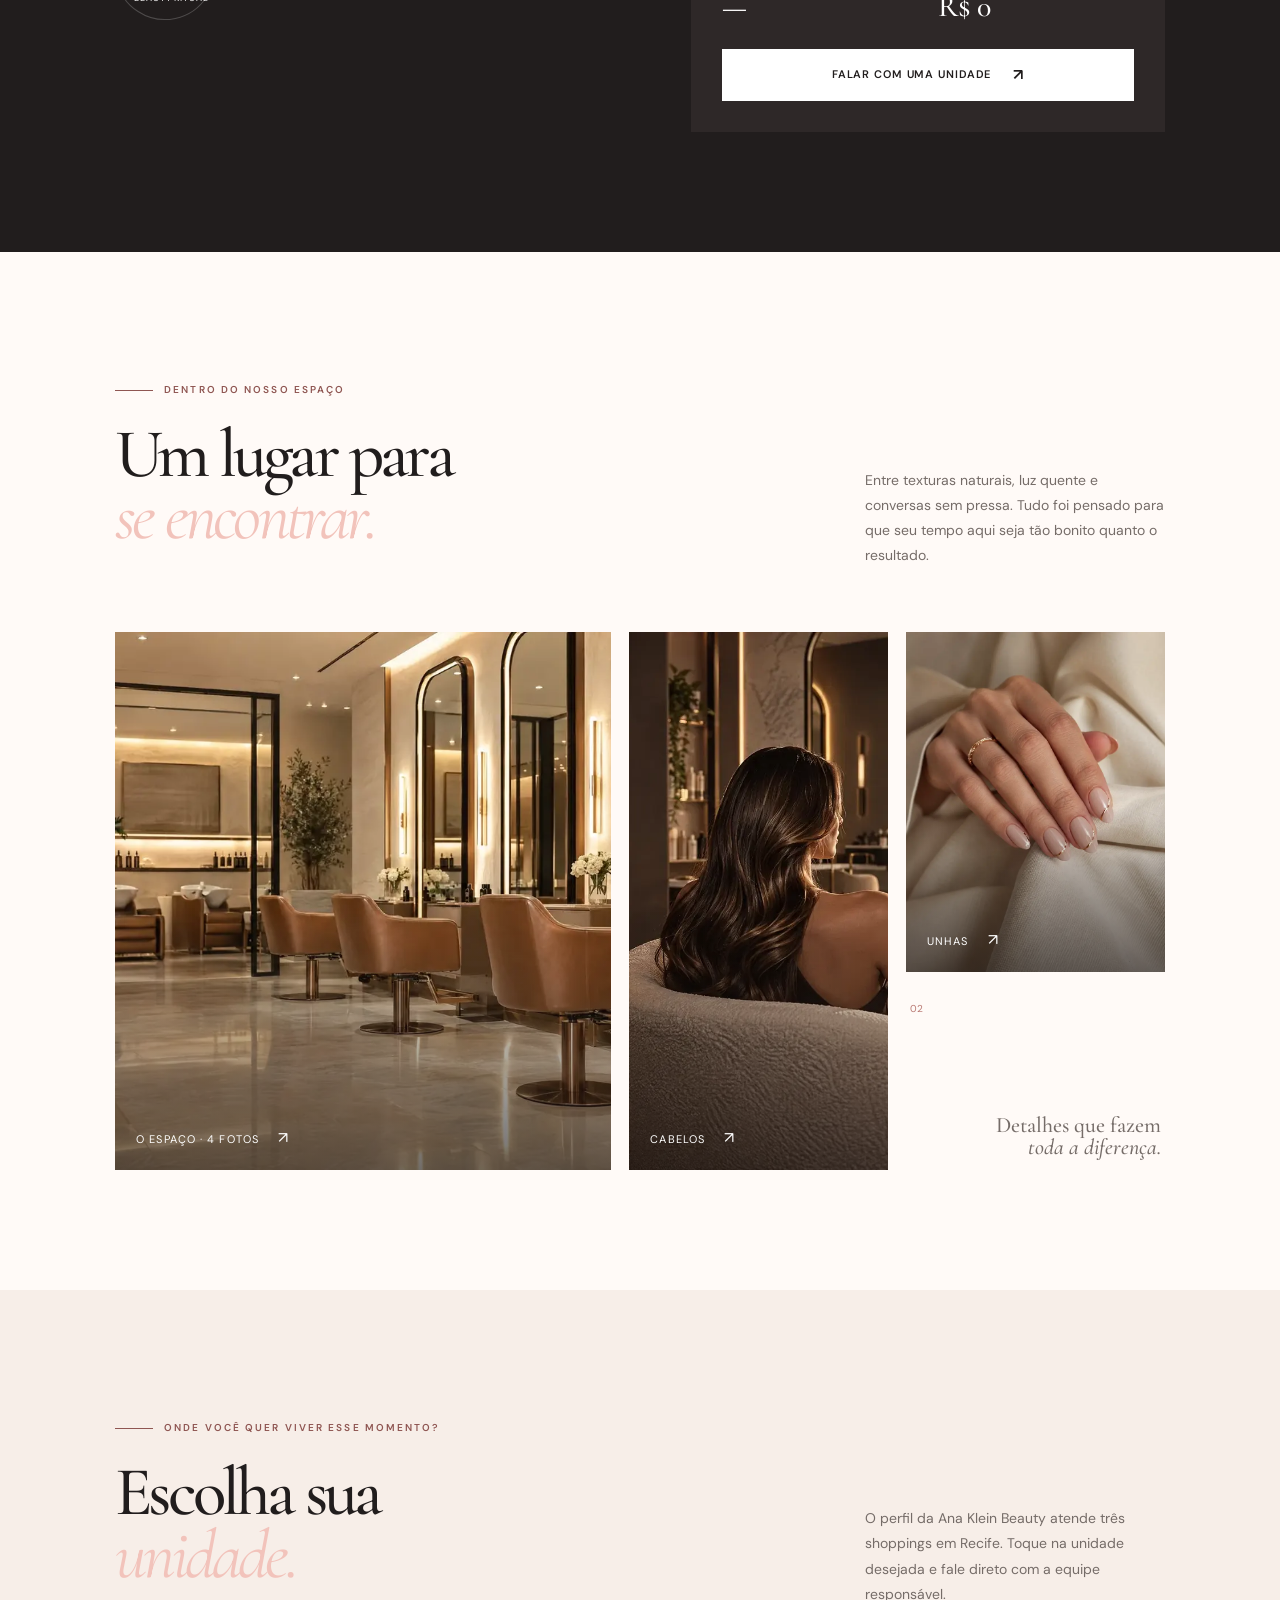
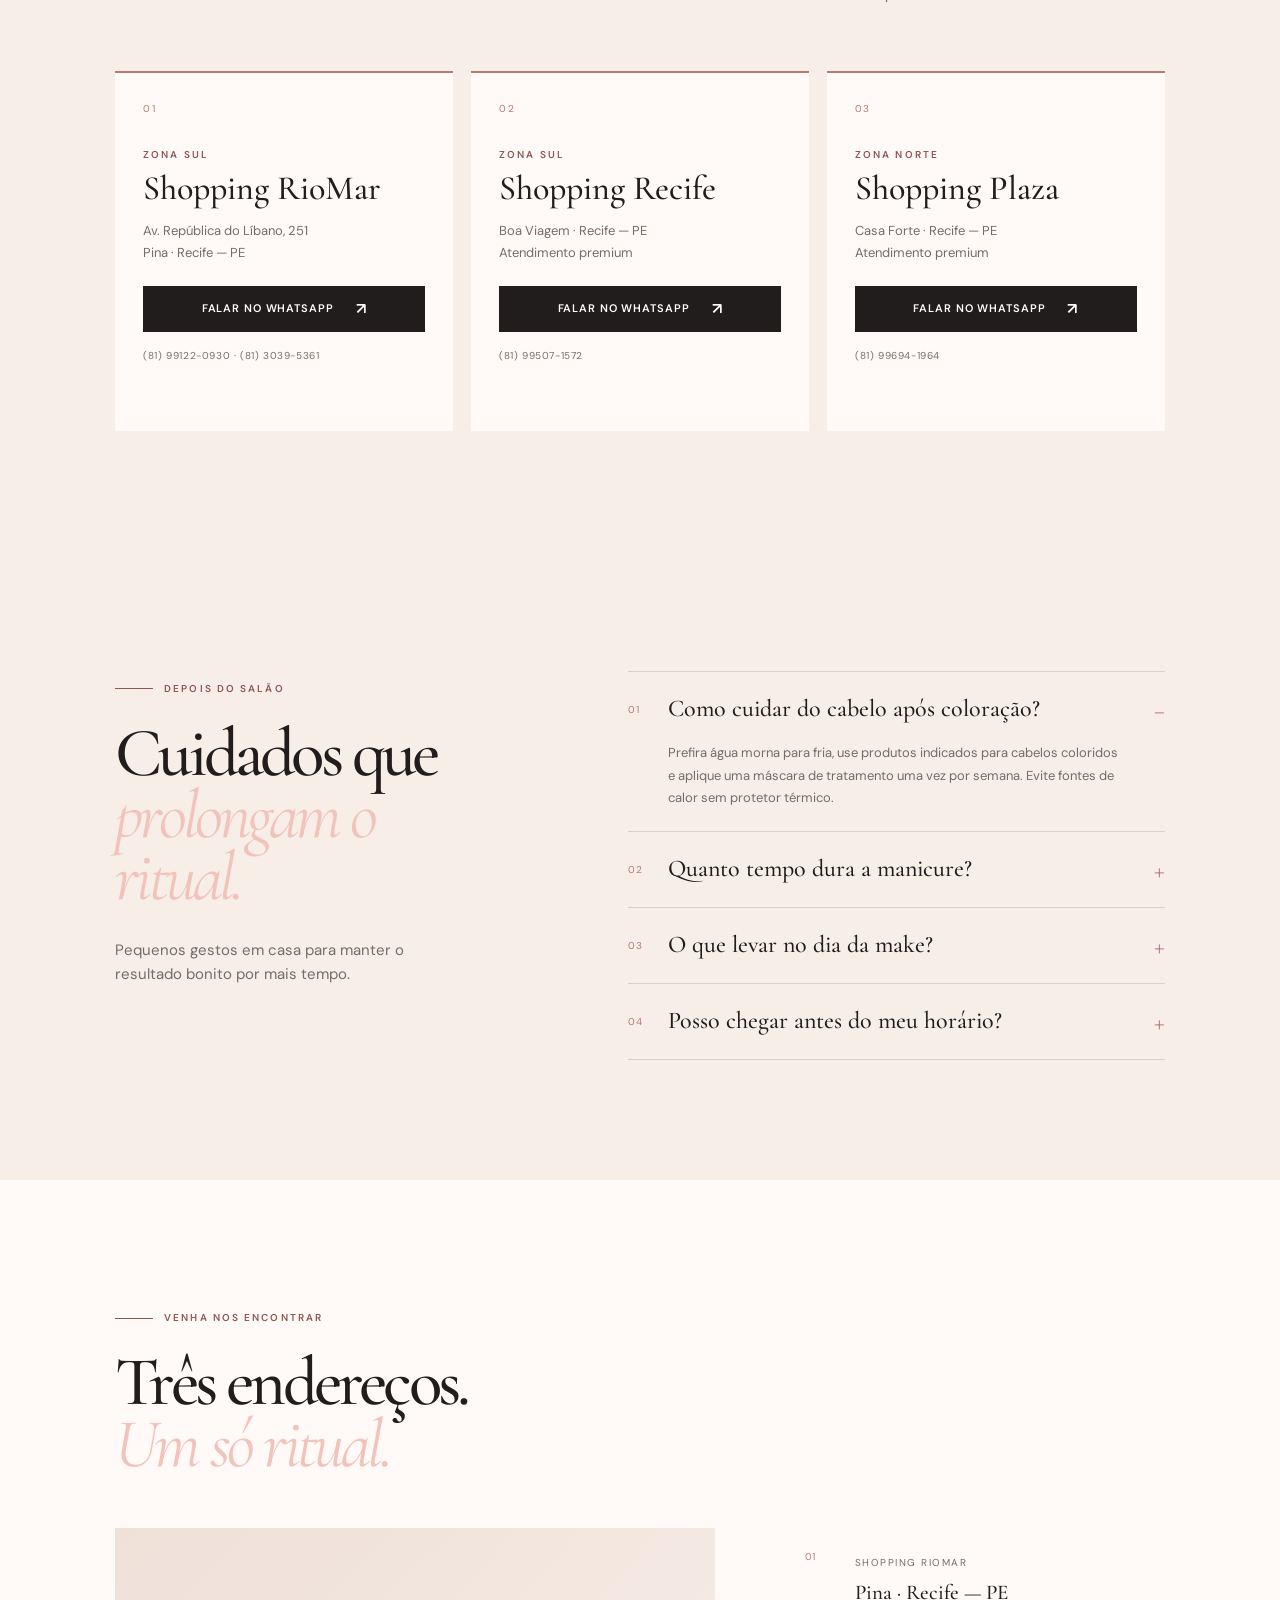
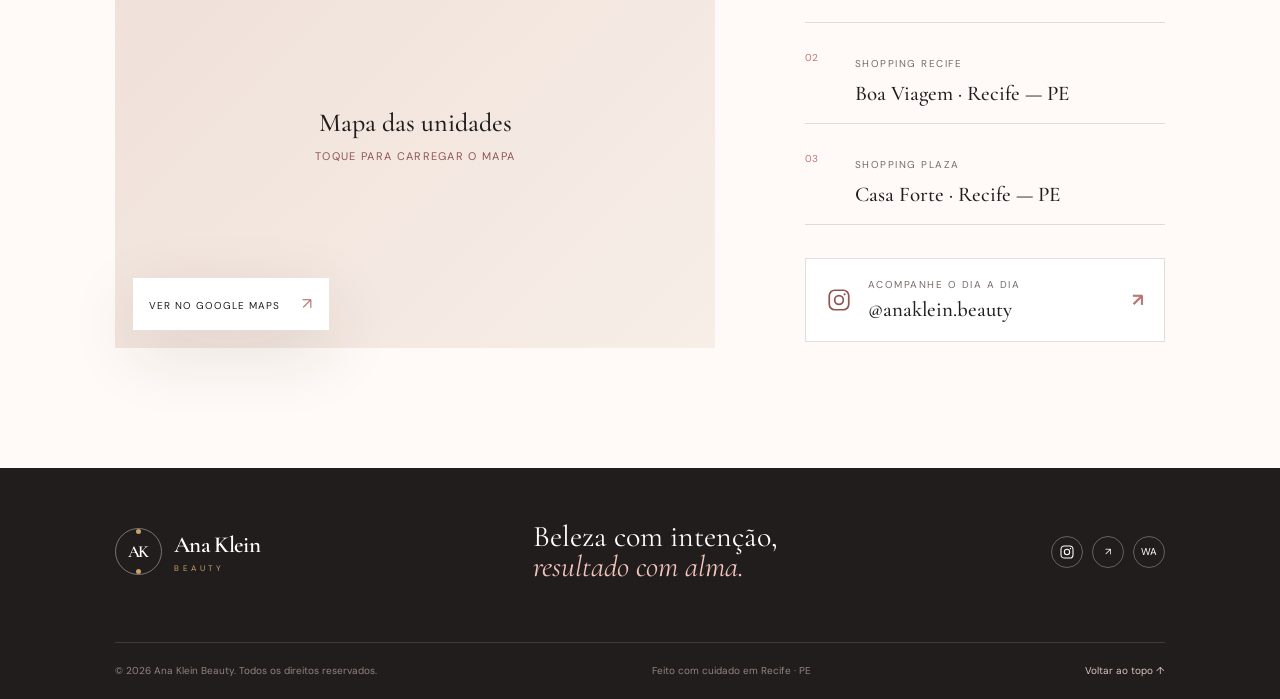
<file: anabeauty-site/anabeauty-site/index.html>
<!doctype html>
<html lang="pt-BR">
  <head>
    <meta charset="UTF-8" />
    <meta name="viewport" content="width=device-width, initial-scale=1.0" />
    <meta name="description" content="Ana Klein Beauty — salão de beleza em Recife com unidades no Shopping RioMar, Shopping Recife e Shopping Plaza. Escolha sua unidade e fale pelo WhatsApp." />
    <meta name="theme-color" content="#211d1d" />
    <title>Ana Klein Beauty | Sua beleza tratada como arte</title>
    <script>
      try { if (/[?&]intro\b/.test(location.search) || !sessionStorage.getItem('ak-intro')) document.documentElement.classList.add('has-intro'); } catch (e) { document.documentElement.classList.add('has-intro'); }
    </script>
    <link rel="preconnect" href="https://fonts.googleapis.com" />
    <link rel="preconnect" href="https://fonts.gstatic.com" crossorigin />
    <link rel="stylesheet" href="https://fonts.googleapis.com/css2?family=Cormorant+Garamond:ital,wght@0,400;0,500;0,600;1,400&amp;family=DM+Sans:wght@400;500;600&amp;display=swap" media="print" onload="this.media='all'" />
    <noscript><link rel="stylesheet" href="https://fonts.googleapis.com/css2?family=Cormorant+Garamond:ital,wght@0,400;0,500;0,600;1,400&amp;family=DM+Sans:wght@400;500;600&amp;display=swap" /></noscript>
    <link rel="preload" as="image" href="images/hero.webp" fetchpriority="high" />
    <style>
:root { --rose:#b97872;--rose-dark:#8f5652;--nude:#f7eee8;--cream:#fffaf7;--gold:#cba36a;--ink:#211d1d;--muted:#756c68;--line:rgba(33,29,29,.14);--white:#fff;--shadow:0 22px 70px rgba(50,29,24,.12);--serif:'Cormorant Garamond',Georgia,serif;--sans:'DM Sans',Arial,sans-serif }
* { box-sizing:border-box }
html { scroll-behavior:smooth }
body { margin:0;background:var(--cream);color:var(--ink);font-family:var(--sans);font-size:15px;line-height:1.6;overflow-x:hidden }
a { color:inherit;text-decoration:none }
button,input,select { font:inherit }
button { cursor:pointer }
img { max-width:100%;display:block }
.announcement { height:31px;background:var(--ink);color:#f5e9e2;padding:0 5vw;display:flex;align-items:center;justify-content:center;gap:12px;font-size:10px;letter-spacing:.16em;text-transform:uppercase }
.announcement__dot { width:4px;height:4px;border-radius:50%;background:var(--gold) }
.site-header { position:absolute;z-index:5;top:31px;width:100%;height:91px;padding:0 5vw;display:flex;align-items:center;justify-content:space-between;color:var(--white);transition:background .3s,position .3s }
.site-header.is-scrolled { position:fixed;top:0;background:rgba(33,29,29,.97);height:76px }
.brand { display:inline-flex;align-items:center;gap:12px }
.brand__mark { width:47px;height:47px;border:1px solid rgba(255,255,255,.65);border-radius:50%;display:grid;place-items:center;position:relative }
.brand__mark:before,.brand__mark:after { content:'';position:absolute;width:5px;height:5px;background:var(--gold);border-radius:50% }
.brand__mark:before { top:0;left:20px }
.brand__mark:after { bottom:0;right:20px }
.brand__mark span { font:600 17px var(--serif);letter-spacing:-.08em;margin-left:-2px }
.brand__text { display:flex;flex-direction:column;line-height:1 }
.brand__text strong { font:600 23px var(--serif);letter-spacing:-.03em }
.brand__text small { font-size:8px;letter-spacing:.43em;margin-top:5px;color:var(--gold) }
.main-nav { display:flex;align-items:center;gap:31px;font-size:12px;letter-spacing:.08em }
.main-nav>a:not(.button) { opacity:.88;transition:opacity .2s }
.main-nav>a:not(.button):hover { opacity:1;color:#f4c2bd }
.button { border:0;display:inline-flex;align-items:center;justify-content:center;gap:22px;padding:17px 25px;font-size:11px;font-weight:600;letter-spacing:.08em;text-transform:uppercase;transition:transform .25s,background .25s,color .25s,box-shadow .25s }
.button span { font-size:16px;line-height:0 }
.button:hover { transform:translateY(-3px);box-shadow:0 12px 30px rgba(33,29,29,.18) }
.button--dark { background:var(--ink);color:var(--white) }
.button--dark:hover { background:var(--rose-dark) }
.button--light { background:var(--white);color:var(--ink) }
.button--light:hover { background:#f6dcd6 }
.button--full { width:100% }
.menu-toggle { display:none;background:transparent;border:0;color:white;width:40px;height:40px }
.menu-toggle span { display:block;width:22px;height:1px;background:currentColor;margin:6px 0 }
.hero { min-height:calc(100vh - 31px);position:relative;background:#74574e;color:var(--white);display:flex;align-items:center;overflow:hidden }
.hero__image { position:absolute; inset:0; width:100%; height:100%; object-fit:cover }
.hero__veil { position:absolute;inset:0;background:linear-gradient(90deg,rgba(27,19,18,.86) 0%,rgba(27,19,18,.54) 43%,rgba(27,19,18,.08) 82%),linear-gradient(0deg,rgba(27,19,18,.3),transparent 30%) }
.hero__content { position:relative;z-index:1;padding:130px 5vw 110px;max-width:760px }
.eyebrow { display:flex;align-items:center;gap:11px;text-transform:uppercase;letter-spacing:.21em;font-size:10px;color:var(--rose-dark);font-weight:600 }
.eyebrow--light { color:#f7d6ce }
.eyebrow__line { display:inline-block;width:38px;height:1px;background:currentColor }
.hero h1 { font:500 clamp(60px,8vw,122px)/.82 var(--serif);letter-spacing:-.055em;margin:34px 0 34px }
.hero h1 em,h1 em,h2 em { font-style:italic;color:#f2c3bb;font-weight:400 }
.hero__copy { color:rgba(255,255,255,.74);max-width:390px;font-size:15px;line-height:1.8 }
.text-link { display:inline-flex;align-items:center;gap:20px;border-bottom:1px solid currentColor;padding-bottom:7px;color:var(--rose-dark);font-size:11px;letter-spacing:.09em;text-transform:uppercase;font-weight:600;transition:gap .2s }
.text-link:hover { gap:27px }
.text-link span { font-size:18px;font-weight:400 }
.text-link--light { color:var(--white) }
.hero__aside { position:absolute;right:5vw;top:50%;z-index:1;transform:translateY(-50%);display:flex;flex-direction:column;gap:13px;align-items:center;font-size:10px;letter-spacing:.12em }
.hero__aside i { height:70px;width:1px;background:rgba(255,255,255,.55) }
.hero__bottom { position:absolute;bottom:26px;left:5vw;right:5vw;display:flex;align-items:center;gap:15px;font-size:9px;text-transform:uppercase;letter-spacing:.18em;color:rgba(255,255,255,.65) }
.hero__bottom span:last-child { margin-left:auto }
.hero__scroll-line { width:80px;height:1px;background:rgba(255,255,255,.45) }
.section-pad { padding:120px 9vw }
.statement { display:grid;grid-template-columns:.85fr 2fr .85fr;gap:7vw;min-height:680px;align-items:center }
.statement__index { align-self:start;margin-top:30px;text-transform:uppercase;letter-spacing:.16em;color:var(--muted);font-size:10px;display:flex;align-items:center;gap:10px }
.statement__index span { width:40px;height:1px;background:var(--rose) }
h2 { font:500 clamp(46px,5.4vw,80px)/.9 var(--serif);letter-spacing:-.055em;margin:25px 0 29px }
.statement__copy>p:not(.eyebrow) { max-width:540px;color:var(--muted);font-size:16px;line-height:1.8;margin:0 0 32px }
.statement__numbers { display:flex;flex-direction:column;gap:34px;border-left:1px solid var(--line);padding-left:30px }
.statement__numbers div { display:flex;flex-direction:column }
.statement__numbers strong { font:500 52px/.8 var(--serif);letter-spacing:-.07em }
.statement__numbers strong span { font:400 22px var(--sans);color:var(--rose);letter-spacing:0;margin-left:3px }
.statement__numbers small { color:var(--muted);font-size:10px;text-transform:uppercase;letter-spacing:.14em;margin-top:12px }
.services { background:var(--nude) }
.section-heading { display:flex;justify-content:space-between;align-items:end;gap:50px;margin-bottom:56px }
.section-heading>p { max-width:300px;color:var(--muted);font-size:14px;line-height:1.8;margin-bottom:8px }
.service-tabs { display:flex;gap:7px;border-bottom:1px solid var(--line);margin-bottom:42px;overflow:auto }
.service-tab { flex:0 0 auto;border:0;background:transparent;padding:0 23px 16px 0;margin-right:10px;color:var(--muted);text-transform:uppercase;letter-spacing:.13em;font-size:10px;position:relative;transition:color .2s }
.service-tab:after { content:'';height:2px;position:absolute;bottom:-1px;left:0;right:23px;background:var(--rose);transform:scaleX(0);transform-origin:left;transition:transform .3s }
.service-tab.is-active,.service-tab:hover { color:var(--ink) }
.service-tab.is-active:after { transform:scaleX(1) }
.services-grid { display:grid;grid-template-columns:repeat(3,1fr);gap:0 48px;min-height:320px }
.service-card { border-bottom:1px solid var(--line);padding:0 0 24px;margin-bottom:29px;display:grid;grid-template-columns:1fr auto;gap:8px;position:relative }
.service-card h3 { font:600 27px/1 var(--serif);margin:0 }
.service-card p { grid-column:1/-1;margin:3px 0 0;color:var(--muted);font-size:12px;line-height:1.55;max-width:240px }
.service-card strong { font-size:12px;color:var(--rose-dark);font-weight:600;white-space:nowrap }
.service-card__time { grid-column:1/-1;color:#95847e;font-size:10px;text-transform:uppercase;letter-spacing:.1em }
.services-footer { display:flex;justify-content:space-between;align-items:center;border-top:1px solid var(--line);padding-top:21px;font-size:11px;color:var(--muted) }
.combo { display:grid;grid-template-columns:1fr 1fr;gap:8vw;align-items:center;background:var(--ink);color:var(--white);position:relative;overflow:hidden }
.combo:before { content:'AK';position:absolute;font:500 45vw/.65 var(--serif);color:rgba(255,255,255,.025);right:-10vw;top:10%;pointer-events:none }
.combo__intro { position:relative }
.combo__intro h2 { margin-bottom:28px }
.combo__intro>p:last-of-type { max-width:360px;color:rgba(255,255,255,.6);line-height:1.8 }
.combo__stamp { margin-top:70px;border:1px solid rgba(255,255,255,.2);width:100px;height:100px;border-radius:50%;display:grid;place-items:center;font:600 26px var(--serif);color:var(--gold);transform:rotate(-12deg) }
.combo__stamp small { position:absolute;font:9px var(--sans);letter-spacing:.1em;text-transform:uppercase;transform:rotate(12deg);margin-top:57px;color:var(--white) }
.combo__calculator { background:#2e2828;padding:31px;position:relative;z-index:1 }
.calculator-head { display:flex;justify-content:space-between;color:#c7b5ad;text-transform:uppercase;font-size:10px;letter-spacing:.13em;padding-bottom:20px;border-bottom:1px solid rgba(255,255,255,.12) }
.combo-options { display:grid;grid-template-columns:1fr 1fr;gap:11px;margin:23px 0 26px }
.combo-option { display:flex;align-items:center;gap:10px;border:1px solid rgba(255,255,255,.13);padding:14px 12px;color:#d8ccc7;font-size:12px;transition:border .2s,background .2s }
.combo-option:hover,.combo-option.is-selected { border-color:var(--gold);background:rgba(203,163,106,.09) }
.combo-option input { appearance:none;width:16px;height:16px;border:1px solid #8b7770;border-radius:50%;position:relative;flex:none }
.combo-option input:checked { border-color:var(--gold);background:var(--gold) }
.combo-option input:checked:after { content:'✓';position:absolute;color:var(--ink);font-size:10px;left:3px;top:-1px }
.combo-option small { display:block;color:#988983;font-size:9px;margin-top:2px }
.calculator-result { border-top:1px solid rgba(255,255,255,.12);padding-top:25px;display:grid;grid-template-columns:1fr 1fr;gap:20px }
.calculator-result div { display:flex;flex-direction:column }
.calculator-result small { font-size:9px;color:#a79893;text-transform:uppercase;letter-spacing:.1em }
.calculator-result strong { font:500 30px var(--serif);margin-top:5px }
.calculator-result .button { grid-column:1/-1;margin-top:4px }
.experience { background:var(--cream) }
.gallery { display:grid;grid-template-columns:1.4fr .73fr .73fr;grid-template-rows:340px 180px;gap:18px }
.gallery-card { position:relative;padding:0;border:0;overflow:hidden;background:#ddd }
.gallery-card img { width:100%;height:100%;object-fit:cover;transition:transform .6s }
.gallery-card:hover img { transform:scale(1.05) }
.gallery-card:after { content:'';position:absolute;inset:0;background:linear-gradient(0deg,rgba(26,20,18,.62),transparent 50%);pointer-events:none }
.gallery-card--large { grid-row:1/3 }
.gallery-card--portrait { grid-row:1/3 }
.gallery-card--offset { grid-row:1/2 }
.gallery-note { grid-column:3;display:flex;justify-content:space-between;align-items:end;padding:12px 4px;color:var(--muted);font:500 22px/1 var(--serif) }
.gallery-note span { font:10px var(--sans);color:var(--rose);align-self:start }
.gallery-note p { margin:0;text-align:right }
.gallery-card__label { position:absolute;z-index:1;bottom:20px;left:21px;color:white;font-size:11px;letter-spacing:.1em;text-transform:uppercase }
.gallery-card__label b { font-size:16px;margin-left:15px;font-weight:400 }
.section-nude { background:var(--nude) }
.faq { display:grid;grid-template-columns:.85fr 1.15fr;gap:9vw }
.faq__intro>p:last-child { color:var(--muted);max-width:300px }
.faq-list details { border-top:1px solid var(--line);padding:21px 0 }
.faq-list details:last-child { border-bottom:1px solid var(--line) }
summary { list-style:none;cursor:pointer;display:grid;grid-template-columns:40px 1fr auto;align-items:center;font:500 24px/1.1 var(--serif) }
summary::-webkit-details-marker { display:none }
summary:after { content:'+';font:300 27px var(--serif);color:var(--rose) }
details[open] summary:after { content:'−' }
.faq-list summary span { font:10px var(--sans);color:var(--rose);letter-spacing:.1em }
.faq-answer { padding:16px 40px 0 40px;color:var(--muted);font-size:13px;line-height:1.75;max-width:600px }
.contact__top { margin-bottom:52px }
.contact__grid { display:grid;grid-template-columns:1.25fr .75fr;gap:7vw }
.contact__map { height:420px;position:relative }
.contact__map iframe { width:100%; height:100%; border:0 }
.map-link { position:absolute;bottom:18px;left:18px;background:var(--white);padding:13px 16px;font-size:10px;text-transform:uppercase;letter-spacing:.1em;box-shadow:var(--shadow) }
.map-link span { color:var(--rose);font-size:16px;margin-left:18px }
.contact__info { display:flex;flex-direction:column;justify-content:space-around }
.contact-item { display:grid;grid-template-columns:35px 1fr;gap:15px;border-bottom:1px solid var(--line);padding:16px 0 }
.contact-item__num { font-size:10px;color:var(--rose) }
.contact-item small { font-size:10px;text-transform:uppercase;letter-spacing:.15em;color:var(--muted) }
.contact-item p { margin:7px 0 0;font:500 21px/1.2 var(--serif) }
.contact-item a:hover { color:var(--rose-dark) }
.site-footer { background:var(--ink);color:white;padding:54px 9vw 20px }
.footer-main { display:flex;align-items:center;justify-content:space-between;padding-bottom:60px;border-bottom:1px solid rgba(255,255,255,.14) }
.brand--footer .brand__mark { border-color:rgba(255,255,255,.38) }
.footer-main>p { font:400 30px/1 var(--serif);margin:0 }
.footer-main>p em { color:#f2c3bb }
.footer-social { display:flex;gap:9px }
.footer-social a { width:32px;height:32px;border:1px solid rgba(255,255,255,.3);border-radius:50%;display:grid;place-items:center;font-size:10px;text-transform:uppercase }
.footer-social a:hover { background:var(--rose);border-color:var(--rose) }
.footer-bottom { display:flex;justify-content:space-between;gap:20px;padding-top:20px;color:#92847f;font-size:10px }
.footer-bottom a { color:#d7c5be }
.gallery-modal { position:fixed;z-index:20;inset:0;background:rgba(21,16,15,.94);display:none;align-items:center;justify-content:center;padding:50px }
.gallery-modal.is-open { display:flex }
.gallery-modal img { max-height:86vh;max-width:min(85vw,620px);object-fit:contain }
.gallery-modal p { position:absolute;bottom:23px;color:white;font-size:11px;text-transform:uppercase;letter-spacing:.15em }
.modal-close { position:absolute;top:23px;right:30px;border:0;background:none;color:white;font:300 37px var(--serif) }
@media(max-width:900px) {
  .main-nav { gap:17px }
  .section-pad { padding:90px 6vw }
  .statement { grid-template-columns:1fr 1.7fr;gap:7vw }
  .statement__numbers { grid-column:1/-1;flex-direction:row;border:0;border-top:1px solid var(--line);padding:25px 0 0;justify-content:space-between }
  .services-grid { gap:0 24px }
  .combo { gap:5vw }
  .contact__grid { gap:4vw }
}
@media(max-width:680px) {
  .announcement { font-size:8px;letter-spacing:.1em;gap:8px }
  .site-header { top:31px;padding:0 6vw;height:76px }
  .site-header.is-scrolled { height:66px }
  .main-nav { position:absolute;top:76px;left:0;right:0;background:rgba(33,29,29,.98);padding:22px 6vw 26px;display:none;flex-direction:column;align-items:flex-start;gap:18px }
  .main-nav.is-open { display:flex }
  .main-nav .button { width:100%;margin-top:6px }
  .menu-toggle { display:block }
  .hero { min-height:calc(100svh - 31px); }
  .hero__content { padding:130px 6vw 90px }
  .hero h1 { font-size:18vw;margin:29px 0 }
  .hero__copy { font-size:14px;max-width:310px }
  .hero__aside { display:none }
  .hero__bottom { left:6vw;right:6vw }
  .hero__bottom span:first-child,.hero__scroll-line { display:none }
  .section-pad { padding:78px 6vw }
  .statement { display:block;min-height:auto }
  .statement__index { margin:0 0 56px }
  .statement h2 { margin-top:20px }
  .statement__copy>p:not(.eyebrow) { font-size:14px }
  .statement__numbers { margin-top:57px;gap:0 }
  .statement__numbers strong { font-size:37px }
  .statement__numbers small { font-size:8px;letter-spacing:.08em }
  .section-heading { display:block;margin-bottom:36px }
  .section-heading>p { margin-top:23px;font-size:13px }
  .service-tabs { margin-left:-6vw;margin-right:-6vw;padding-left:6vw }
  .service-tab { padding-right:18px;margin-right:5px;font-size:9px }
  .services-grid { display:block;min-height:0 }
  .service-card { margin-bottom:21px;padding-bottom:18px }
  .service-card h3 { font-size:24px }
  .services-footer { display:block;line-height:1.6 }
  .services-footer .text-link { margin-top:18px }
  .combo { display:block }
  .combo__intro { margin-bottom:48px }
  .combo__intro h2 { margin-bottom:19px }
  .combo__stamp { margin-top:38px }
  .combo__calculator { padding:22px 18px;margin:0 -1px }
  .combo-options { gap:8px }
  .combo-option { font-size:11px;padding:11px 8px }
  .calculator-result strong { font-size:25px }
  .gallery { display:grid;grid-template-columns:1fr 1fr;grid-template-rows:260px 210px 120px;gap:10px }
  .gallery-card--large { grid-row:1/3;grid-column:1 }
  .gallery-card--portrait { grid-row:1/3;grid-column:2 }
  .gallery-card--offset { grid-row:3;grid-column:1 }
  .gallery-note { grid-column:2;grid-row:3;padding:7px 0;font-size:18px }
  .gallery-card__label { left:12px;bottom:13px;font-size:9px }
  .faq { display:block }
  .faq__intro { margin-bottom:45px }
  .faq-list summary { font-size:20px;grid-template-columns:32px 1fr 25px }
  .faq-answer { padding-left:32px;font-size:12px }
  .contact__top { margin-bottom:39px }
  .contact__grid { display:flex;flex-direction:column }
  .contact__map { height:280px }
  .contact__info { margin-top:23px }
  .contact-item p { font-size:19px }
  .footer-main { display:block;padding-bottom:35px }
  .footer-main>p { margin:35px 0;font-size:27px }
  .footer-bottom { display:block;line-height:2.1 }
  .footer-bottom span,.footer-bottom a { display:block }
  .footer-bottom a { margin-top:7px }
  .gallery-modal { padding:20px }
  .gallery-modal img { max-width:90vw }
}
@media(prefers-reduced-motion:reduce) {
  .intro { display:none!important }
  *,*:before,*:after { scroll-behavior:auto!important;animation:none!important;transition:none!important }
}
.locations { background:var(--nude) }
.locations-grid { display:grid;grid-template-columns:repeat(3,1fr);gap:18px }
.location-card { background:var(--cream);padding:28px;min-height:360px;display:flex;flex-direction:column;gap:20px;border-top:2px solid var(--rose);transition:transform .25s,box-shadow .25s }
.location-card:hover { transform:translateY(-5px);box-shadow:var(--shadow) }
.location-card__index { font-size:10px;color:var(--rose);letter-spacing:.15em }
.location-card h3 { font:500 34px/.95 var(--serif);margin:8px 0 15px }
.location-card p:not(.eyebrow) { color:var(--muted);font-size:13px;line-height:1.7;margin:0 0 22px }
.location-card .button { width:100%;padding:14px 16px }
.location-card small { display:block;margin-top:16px;color:var(--muted);font-size:10px;letter-spacing:.06em }
@media(max-width:800px) {
  .locations-grid { grid-template-columns:1fr }
  .location-card { min-height:auto }
  .location-card h3 { font-size:31px }
}

/* Mapa sob demanda (o iframe do Google só carrega no clique) */
.map-facade { width:100%; height:100%; border:0; display:grid; place-items:center; align-content:center; gap:10px; background:linear-gradient(135deg,#efe0d8,#f7eee8); color:var(--ink); text-align:center; padding:20px }
.map-facade strong { font:500 26px/1.1 var(--serif) }
.map-facade span { font-size:11px; letter-spacing:.12em; text-transform:uppercase; color:var(--rose-dark) }

.hero + .statement { contain-intrinsic-size:auto 680px }


/* Galeria com várias fotos (setas) */
.modal-nav { position:absolute; top:50%; transform:translateY(-50%); width:46px; height:46px; border:1px solid rgba(255,255,255,.35); border-radius:50%; background:rgba(21,16,15,.55); color:#fff; font:300 30px/1 var(--serif); display:grid; place-items:center; cursor:pointer }
.modal-nav:hover { background:var(--rose); border-color:var(--rose) }
.modal-nav[hidden] { display:none }
.modal-nav--prev { left:max(12px,3vw) }
.modal-nav--next { right:max(12px,3vw) }
@media (max-width:760px) { .modal-nav { width:40px; height:40px; font-size:26px } }

/* Instagram */
.main-nav .nav-instagram span { color:var(--rose); margin-left:2px }
.instagram-card { display:grid; grid-template-columns:auto 1fr auto; align-items:center; gap:16px; margin-top:22px; padding:18px 20px; border:1px solid var(--line); background:var(--white); transition:border-color .2s, transform .2s }
.instagram-card:hover { border-color:var(--rose); transform:translateY(-2px) }
.instagram-card svg { color:var(--rose-dark) }
.instagram-card small { display:block; font-size:10px; text-transform:uppercase; letter-spacing:.15em; color:var(--muted) }
.instagram-card strong { display:block; margin-top:4px; font:500 21px/1.2 var(--serif) }
.instagram-card b { color:var(--rose); font-size:18px }
.footer-social svg { display:block }

/* ───────── Animação de entrada ───────── */
:root { --enter:.1s }
.has-intro { --enter:1.2s }

/* cortina de abertura (só na 1ª visita da sessão) */
.intro { display:none }
.has-intro .intro { position:fixed; inset:0; z-index:300; display:grid; place-items:center; background:var(--ink); color:var(--white); animation:introOut .6s cubic-bezier(.76,0,.24,1) 1.1s forwards }
.intro__inner { display:grid; justify-items:center }
.intro__mark { position:relative; width:124px; height:124px; display:grid; place-items:center }
.intro__ring { position:absolute; inset:0; width:100%; height:100%; transform:rotate(-90deg) }
.intro__ring circle { fill:none; stroke:rgba(255,255,255,.7); stroke-width:1; stroke-dasharray:100; stroke-dashoffset:100; animation:introDraw .7s cubic-bezier(.65,0,.35,1) .1s forwards }
.intro__ak { font:600 40px var(--serif); letter-spacing:-.08em; margin-left:-4px; animation:introPop .5s cubic-bezier(.2,.7,.2,1) .25s both }
.intro__dot { position:absolute; width:8px; height:8px; border-radius:50%; background:var(--gold); animation:introPop .4s ease .5s both }
.intro__dot--top { top:-4px; left:58px }
.intro__dot--bottom { bottom:-4px; right:58px }
.intro__name { margin:26px 0 0; font:600 40px/1 var(--serif); letter-spacing:-.03em; animation:riseIn .6s cubic-bezier(.2,.7,.2,1) .5s both }
.intro__sub { margin:12px 0 0; font-size:11px; letter-spacing:.5em; padding-left:.5em; color:var(--gold); animation:introSub .6s ease .7s both }
@keyframes introDraw { to { stroke-dashoffset:0 } }
@keyframes introPop { from { opacity:0; transform:scale(.7) } to { opacity:1; transform:none } }
@keyframes introSub { from { opacity:0; letter-spacing:.9em } to { opacity:1; letter-spacing:.5em } }
@keyframes introOut { to { transform:translateY(-100%); visibility:hidden; pointer-events:none } }

/* página entrando (sempre; com a cortina, espera ela subir) */
@keyframes riseIn { from { opacity:0; transform:translateY(28px) } to { opacity:1; transform:none } }
@keyframes fadeIn { from { opacity:0 } to { opacity:1 } }
@keyframes heroZoom { from { transform:scale(1.12) } to { transform:scale(1) } }
.hero__image { animation:heroZoom 2.2s cubic-bezier(.2,.7,.2,1) var(--enter) both }
.hero__content > * { animation:riseIn .9s cubic-bezier(.2,.7,.2,1) both }
.hero__content > :nth-child(1) { animation-delay:calc(var(--enter) + .1s) }
.hero__content > :nth-child(2) { animation-delay:calc(var(--enter) + .3s) }
.hero__content > :nth-child(3) { animation-delay:calc(var(--enter) + .55s) }
.announcement, .site-header { animation:fadeIn .9s ease calc(var(--enter) + .1s) both }
.hero__aside, .hero__bottom { animation:fadeIn 1s ease calc(var(--enter) + .9s) both }
    </style>
  </head>
  <body>
    <div class="intro" id="intro" aria-hidden="true">
      <div class="intro__inner">
        <div class="intro__mark">
          <svg class="intro__ring" viewBox="0 0 124 124" focusable="false"><circle cx="62" cy="62" r="61" pathLength="100"></circle></svg>
          <span class="intro__dot intro__dot--top"></span><span class="intro__dot intro__dot--bottom"></span>
          <span class="intro__ak">AK</span>
        </div>
        <p class="intro__name">Ana Klein</p>
        <p class="intro__sub">BEAUTY</p>
      </div>
    </div>
    <div class="announcement"><span>3 unidades em Recife</span><span class="announcement__dot"></span><span>Escolha a mais conveniente e fale conosco</span></div>

    <header class="site-header" id="topo">
      <a class="brand" href="#inicio" aria-label="Ana Klein Beauty — início">
        <span class="brand__mark" aria-hidden="true"><span>AK</span></span>
        <span class="brand__text"><strong>Ana Klein</strong><small>BEAUTY</small></span>
      </a>
      <button class="menu-toggle" aria-label="Abrir menu" aria-expanded="false"><span></span><span></span></button>
      <nav class="main-nav" aria-label="Navegação principal">
        <a href="#sobre">Sobre</a>
        <a href="#servicos">Serviços</a>
        <a href="#experiencia">Experiência</a>
        <a href="#unidades">Unidades</a>
        <a href="#contato">Contato</a>
        <a class="nav-instagram" href="https://www.instagram.com/anaklein.beauty/?hl=pt" target="_blank" rel="noopener noreferrer">Instagram <span aria-hidden="true">↗</span></a>
      </nav>
    </header>

    <main>
      <section class="hero" id="inicio">
        <img class="hero__image" src="images/hero.webp" alt="" fetchpriority="high" decoding="async" />
        <div class="hero__veil"></div>
        <div class="hero__content">
          <p class="eyebrow eyebrow--light"><span class="eyebrow__line"></span> Ana Klein Beauty · Recife</p>
          <h1>Sua beleza<br /><em>tratada como arte.</em></h1>
          <p class="hero__copy">Cuidado, técnica e beleza em três endereços de Recife. Escolha a unidade mais perto de você e marque seu momento pelo WhatsApp.</p>
        </div>
        <div class="hero__aside"><span>01</span><i></i><span>03</span></div>
        <div class="hero__bottom"><span>Scroll para explorar</span><span class="hero__scroll-line"></span><span>Recife · PE · 3 unidades</span></div>
      </section>

      <section class="statement section-pad" id="sobre">
        <div class="statement__index">01 <span></span> essência</div>
        <div class="statement__copy"><p class="eyebrow"><span class="eyebrow__line"></span> Ana Klein Beauty</p><h2>Beleza com <em>intenção,</em><br />resultado com alma.</h2><p>Há mais de uma década, transformamos cuidados de beleza em rituais de presença. No Ana Klein Beauty, cada atendimento começa na conversa — e termina na sensação de se olhar no espelho e reconhecer uma versão ainda mais bonita de si.</p><a class="text-link" href="#experiencia">Nossa forma de cuidar <span>↗</span></a></div>
        <div class="statement__numbers"><div><strong>10<span>+</span></strong><small>anos de história</small></div><div><strong>18,5<span>k</span></strong><small>pessoas no Instagram</small></div><div><strong>21<span>h</span></strong><small>até quando estamos aqui</small></div></div>
      </section>

      <section class="services section-pad" id="servicos">
        <div class="section-heading"><div><p class="eyebrow"><span class="eyebrow__line"></span> O menu de cuidados</p><h2>Escolha o seu<br /><em>momento.</em></h2></div><p>Serviços pensados para revelar o que você já tem de mais bonito. Valores são estimativas e podem variar conforme avaliação.</p></div>
        <div class="service-tabs" role="tablist" aria-label="Categorias de serviços">
          <button class="service-tab is-active" role="tab" aria-selected="true" data-category="cabelo">Cabelo</button><button class="service-tab" role="tab" aria-selected="false" data-category="unhas">Unhas</button><button class="service-tab" role="tab" aria-selected="false" data-category="estetica">Estética</button><button class="service-tab" role="tab" aria-selected="false" data-category="make">Make</button><button class="service-tab" role="tab" aria-selected="false" data-category="noivas">Noivas & eventos</button>
        </div>
        <div class="services-grid" id="services-grid"></div>
        <div class="services-footer"><span>Valores sob consulta para cabelos longos e técnicas especiais.</span><a class="text-link" href="#unidades">Falar com a unidade <span>↗</span></a></div>
      </section>

      <section class="combo section-pad section-dark" id="combo">
        <div class="combo__intro"><p class="eyebrow eyebrow--light"><span class="eyebrow__line"></span> Seu ritual, do seu jeito</p><h2>Monte seu<br /><em>combo perfeito.</em></h2><p>Combine seus serviços favoritos e tenha uma visão do tempo e investimento para o seu dia de beleza.</p><span class="combo__stamp">AK <small>beauty ritual</small></span></div>
        <div class="combo__calculator"><div class="calculator-head"><span>01 / selecione os serviços</span><span id="selected-count">0 selecionados</span></div><div class="combo-options" id="combo-options"></div><div class="calculator-result"><div><small>Tempo estimado</small><strong id="combo-time">—</strong></div><div><small>Investimento estimado</small><strong id="combo-price">R$ 0</strong></div><a class="button button--light button--full" id="combo-cta" href="#unidades">Falar com uma unidade <span>↗</span></a></div></div>
      </section>

      <section class="experience section-pad" id="experiencia">
        <div class="section-heading"><div><p class="eyebrow"><span class="eyebrow__line"></span> Dentro do nosso espaço</p><h2>Um lugar para<br /><em>se encontrar.</em></h2></div><p>Entre texturas naturais, luz quente e conversas sem pressa. Tudo foi pensado para que seu tempo aqui seja tão bonito quanto o resultado.</p></div>
        <div class="gallery"><button class="gallery-card gallery-card--large" data-gallery="0" aria-label="Ver fotos do ambiente"><img src="images/espaco.webp" alt="Interior elegante do Ana Klein Beauty" loading="lazy" decoding="async" /><span class="gallery-card__label">O espaço · 4 fotos <b>↗</b></span></button><button class="gallery-card gallery-card--portrait" data-gallery="1" aria-label="Ver foto do resultado de cabelo"><img src="images/cabelos.webp" alt="Resultado de balayage e ondas polidas" loading="lazy" decoding="async" /><span class="gallery-card__label">Cabelos <b>↗</b></span></button><button class="gallery-card gallery-card--portrait gallery-card--offset" data-gallery="2" aria-label="Ver foto do resultado de unhas"><img src="images/unhas.webp" alt="Manicure nude com detalhe rose gold" loading="lazy" decoding="async" /><span class="gallery-card__label">Unhas <b>↗</b></span></button><div class="gallery-note"><span>02</span><p>Detalhes que fazem<br /><em>toda a diferença.</em></p></div></div>
      </section>

      <section class="locations section-pad section-nude" id="unidades"><div class="section-heading"><div><p class="eyebrow"><span class="eyebrow__line"></span> Onde você quer viver esse momento?</p><h2>Escolha sua<br /><em>unidade.</em></h2></div><p>O perfil da Ana Klein Beauty atende três shoppings em Recife. Toque na unidade desejada e fale direto com a equipe responsável.</p></div><div class="locations-grid"><article class="location-card"><span class="location-card__index">01</span><div><p class="eyebrow">Zona Sul</p><h3>Shopping RioMar</h3><p>Av. República do Líbano, 251<br />Pina · Recife — PE</p><a class="button button--dark" href="https://wa.me/5581991220930?text=Ol%C3%A1%2C%20Ana%20Klein%20Beauty!%20Quero%20agendar%20na%20unidade%20Shopping%20RioMar." target="_blank" rel="noreferrer">Falar no WhatsApp <span>↗</span></a><small>(81) 99122-0930 · (81) 3039-5361</small></div></article><article class="location-card"><span class="location-card__index">02</span><div><p class="eyebrow">Zona Sul</p><h3>Shopping Recife</h3><p>Boa Viagem · Recife — PE<br />Atendimento premium</p><a class="button button--dark" href="https://wa.me/558195071572?text=Ol%C3%A1%2C%20Ana%20Klein%20Beauty!%20Quero%20agendar%20na%20unidade%20Shopping%20Recife." target="_blank" rel="noreferrer">Falar no WhatsApp <span>↗</span></a><small>(81) 99507-1572</small></div></article><article class="location-card"><span class="location-card__index">03</span><div><p class="eyebrow">Zona Norte</p><h3>Shopping Plaza</h3><p>Casa Forte · Recife — PE<br />Atendimento premium</p><a class="button button--dark" href="https://wa.me/558196941964?text=Ol%C3%A1%2C%20Ana%20Klein%20Beauty!%20Quero%20agendar%20na%20unidade%20Shopping%20Plaza." target="_blank" rel="noreferrer">Falar no WhatsApp <span>↗</span></a><small>(81) 99694-1964</small></div></article></div></section>

      <section class="faq section-pad section-nude" id="cuidados">
        <div class="faq__intro"><p class="eyebrow"><span class="eyebrow__line"></span> Depois do salão</p><h2>Cuidados que<br /><em>prolongam o ritual.</em></h2><p>Pequenos gestos em casa para manter o resultado bonito por mais tempo.</p></div><div class="faq-list"><details open><summary><span>01</span> Como cuidar do cabelo após coloração?</summary><div class="faq-answer">Prefira água morna para fria, use produtos indicados para cabelos coloridos e aplique uma máscara de tratamento uma vez por semana. Evite fontes de calor sem protetor térmico.</div></details><details><summary><span>02</span> Quanto tempo dura a manicure?</summary><div class="faq-answer">Com hidratação diária das cutículas e evitando contato prolongado com produtos de limpeza, o resultado costuma permanecer bonito por 7 a 10 dias.</div></details><details><summary><span>03</span> O que levar no dia da make?</summary><div class="faq-answer">Venha com a pele limpa e hidratada. Se tiver referências de maquiagem, traga no celular — elas ajudam nossa equipe a traduzir seu desejo.</div></details><details><summary><span>04</span> Posso chegar antes do meu horário?</summary><div class="faq-answer">Claro. O shopping da sua unidade oferece cafés e espaços para você chegar com calma. Recomendamos 10 minutos de antecedência.</div></details></div>
      </section>

      <section class="contact section-pad" id="contato">
        <div class="contact__top"><p class="eyebrow"><span class="eyebrow__line"></span> Venha nos encontrar</p><h2>Três endereços.<br /><em>Um só ritual.</em></h2></div><div class="contact__grid"><div class="contact__map"><button class="map-facade" id="map-facade" type="button" data-src="https://www.google.com/maps?q=Ana+Klein+Beauty+Recife+PE&output=embed" aria-label="Carregar mapa das unidades"><strong>Mapa das unidades</strong><span>Toque para carregar o mapa</span></button><a class="map-link" href="https://www.google.com/maps/search/?api=1&query=Ana+Klein+Beauty+Recife+PE" target="_blank" rel="noreferrer">Ver no Google Maps <span>↗</span></a></div><div class="contact__info"><div class="contact-item"><span class="contact-item__num">01</span><div><small>Shopping RioMar</small><p>Pina · Recife — PE</p></div></div><div class="contact-item"><span class="contact-item__num">02</span><div><small>Shopping Recife</small><p>Boa Viagem · Recife — PE</p></div></div><div class="contact-item"><span class="contact-item__num">03</span><div><small>Shopping Plaza</small><p>Casa Forte · Recife — PE</p></div></div><a class="instagram-card" href="https://www.instagram.com/anaklein.beauty/?hl=pt" target="_blank" rel="noopener noreferrer"><svg viewBox="0 0 24 24" width="26" height="26" fill="none" stroke="currentColor" stroke-width="1.6" aria-hidden="true" focusable="false"><rect x="3" y="3" width="18" height="18" rx="5"/><circle cx="12" cy="12" r="4"/><circle cx="17.2" cy="6.8" r="1" fill="currentColor" stroke="none"/></svg><span><small>Acompanhe o dia a dia</small><strong>@anaklein.beauty</strong></span><b aria-hidden="true">↗</b></a></div></div>
      </section>
    </main>

    <footer class="site-footer"><div class="footer-main"><a class="brand brand--footer" href="#topo"><span class="brand__mark" aria-hidden="true"><span>AK</span></span><span class="brand__text"><strong>Ana Klein</strong><small>BEAUTY</small></span></a><p>Beleza com intenção,<br /><em>resultado com alma.</em></p><div class="footer-social"><a href="https://www.instagram.com/anaklein.beauty/?hl=pt" target="_blank" rel="noopener noreferrer" aria-label="Instagram da Ana Klein Beauty"><svg viewBox="0 0 24 24" width="16" height="16" fill="none" stroke="currentColor" stroke-width="1.6" aria-hidden="true" focusable="false"><rect x="3" y="3" width="18" height="18" rx="5"/><circle cx="12" cy="12" r="4"/><circle cx="17.2" cy="6.8" r="1" fill="currentColor" stroke="none"/></svg></a><a href="https://linktr.ee/anakleinbeauty" target="_blank" rel="noreferrer" aria-label="Link da bio">↗</a><a href="https://wa.me/5581991220930" target="_blank" rel="noreferrer" aria-label="WhatsApp RioMar">wa</a></div></div><div class="footer-bottom"><span>© 2026 Ana Klein Beauty. Todos os direitos reservados.</span><span>Feito com cuidado em Recife · PE</span><a href="#topo">Voltar ao topo ↑</a></div></footer>
    <div class="gallery-modal" id="gallery-modal" aria-hidden="true" role="dialog" aria-label="Galeria de fotos"><button class="modal-close" aria-label="Fechar galeria">×</button><button class="modal-nav modal-nav--prev" aria-label="Foto anterior" hidden>‹</button><img id="modal-image" alt="" /><button class="modal-nav modal-nav--next" aria-label="Próxima foto" hidden>›</button><p id="modal-caption"></p></div>
      <script>
// Sempre começa na primeira tela, mesmo se o link tiver "#unidades" ou se o navegador lembrar a rolagem anterior.
if ('scrollRestoration' in history) history.scrollRestoration = 'manual';
if (location.hash) history.replaceState(null, '', location.pathname + location.search);
const goTop = () => window.scrollTo({ top: 0, left: 0, behavior: 'instant' });
goTop();
window.addEventListener('load', goTop);
window.addEventListener('pageshow', (event) => { if (event.persisted) goTop(); });

// Abertura animada: roda uma vez por sessão (a decisão é tomada no <head>). A cortina se remove sozinha.
const intro = document.querySelector('#intro');
if (intro) {
  if (document.documentElement.classList.contains('has-intro')) {
    try { sessionStorage.setItem('ak-intro', '1'); } catch (error) { /* sem armazenamento: só repete na próxima visita */ }
    intro.addEventListener('animationend', (event) => { if (event.animationName === 'introOut') intro.remove(); });
    setTimeout(() => intro.remove(), 3000); // garantia: nunca deixa a cortina presa
  } else intro.remove();
  window.addEventListener('pageshow', (event) => { if (event.persisted) intro.remove(); });
}

const serviceCatalog = {
  cabelo: [
    { name: 'Escova', desc: 'Finalização com movimento e brilho', price: 75, time: 50 },
    { name: 'Corte & styling', desc: 'Corte personalizado + finalização', price: 150, time: 70 },
    { name: 'Mechas', desc: 'Iluminação sob medida para você', price: 420, time: 210 },
    { name: 'Coloração', desc: 'Cor, cobertura e tratamento', price: 260, time: 150 },
    { name: 'Tratamento', desc: 'Diagnóstico + ritual de recuperação', price: 145, time: 60 },
    { name: 'Penteado', desc: 'Produção especial para o seu evento', price: 220, time: 100 },
  ],
  unhas: [
    { name: 'Pé & mão', desc: 'Cuidado completo e acabamento impecável', price: 95, time: 80 },
    { name: 'Manicure', desc: 'Esmaltação clássica e cuticulagem', price: 45, time: 40 },
    { name: 'Alongamento', desc: 'Estrutura, comprimento e naturalidade', price: 190, time: 120 },
    { name: 'Spa dos pés', desc: 'Esfoliação, hidratação e relaxamento', price: 80, time: 45 },
  ],
  estetica: [
    { name: 'Limpeza de pele', desc: 'Pele renovada, limpa e luminosa', price: 180, time: 80 },
    { name: 'Design de sobrancelhas', desc: 'Desenho que valoriza seu olhar', price: 55, time: 35 },
    { name: 'Drenagem', desc: 'Leveza, bem-estar e cuidado corporal', price: 140, time: 60 },
    { name: 'Massagem relaxante', desc: 'Uma pausa para corpo e mente', price: 160, time: 60 },
  ],
  make: [
    { name: 'Make social', desc: 'Produção completa para ocasiões especiais', price: 220, time: 100 },
    { name: 'Make express', desc: 'Beleza fresca para o dia a dia', price: 140, time: 60 },
    { name: 'Cílios & sobrancelhas', desc: 'Olhar definido e natural', price: 110, time: 50 },
  ],
  noivas: [
    { name: 'Make & hair', desc: 'Produção completa para o grande dia', price: 680, time: 240 },
    { name: 'Dia da noiva', desc: 'Ritual completo com acompanhamento', price: 1200, time: 360 },
    { name: 'Penteado festa', desc: 'Estrutura e acabamento de longa duração', price: 280, time: 120 },
  ],
};
const allServices = Object.values(serviceCatalog).flat();
const money = (value) => new Intl.NumberFormat('pt-BR', { style: 'currency', currency: 'BRL', maximumFractionDigits: 0 }).format(value);

function renderServices(category = 'cabelo') {
  const grid = document.querySelector('#services-grid');
  grid.innerHTML = serviceCatalog[category].map((service, index) => `
    <article class="service-card" style="--delay:${index * 60}ms">
      <h3>${service.name}</h3><strong>${money(service.price)}</strong>
      <p>${service.desc}</p><span class="service-card__time">aprox. ${service.time} min</span>
    </article>`).join('');
}
function renderCombo() {
  const options = allServices.slice(0, 10);
  document.querySelector('#combo-options').innerHTML = options.map((service, index) => `
    <label class="combo-option"><input type="checkbox" value="${service.name}" data-price="${service.price}" data-time="${service.time}" /><span>${service.name}<small>${money(service.price)} · ${service.time} min</small></span></label>`).join('');
  document.querySelector('#combo-options').addEventListener('change', updateCombo);
}
function updateCombo() {
  const selected = [...document.querySelectorAll('.combo-option input:checked')];
  const time = selected.reduce((total, item) => total + Number(item.dataset.time), 0);
  const price = selected.reduce((total, item) => total + Number(item.dataset.price), 0);
  document.querySelector('#selected-count').textContent = `${selected.length} selecionado${selected.length === 1 ? '' : 's'}`;
  document.querySelector('#combo-time').textContent = time ? `${Math.floor(time / 60)}h${time % 60 ? ` ${time % 60}min` : ''}` : '—';
  document.querySelector('#combo-price').textContent = price ? money(price) : 'R$ 0';
  document.querySelectorAll('.combo-option').forEach((label) => label.classList.toggle('is-selected', label.querySelector('input').checked));
  updateWhatsappLinks();
}

function setupComboFlow() {
  const cta = document.querySelector('#combo-cta');
  if (!cta) return;
  cta.addEventListener('click', (event) => {
    if (!document.querySelector('.combo-option input:checked')) { event.preventDefault(); document.querySelector('#combo-options').scrollIntoView({ behavior: 'smooth', block: 'center' }); }
  });
}

/* Mensagem automática no WhatsApp: nada é guardado, o texto vai só no link. */
const unitNames = { '5581991220930': 'Shopping RioMar', '558195071572': 'Shopping Recife', '558196941964': 'Shopping Plaza' };
function updateWhatsappLinks() {
  const services = [...document.querySelectorAll('.combo-option input:checked')].map((input) => input.value);
  document.querySelectorAll('a[href^="https://wa.me/"]').forEach((link) => {
    if (!link.dataset.waOriginal) link.dataset.waOriginal = link.getAttribute('href');
    const number = (link.dataset.waOriginal.match(/wa\.me\/(\d+)/) || [])[1];
    if (!services.length || !number) { link.setAttribute('href', link.dataset.waOriginal); return; }
    const unit = unitNames[number];
    const text = `Olá, Ana Klein Beauty! Gostaria de saber mais sobre: ${services.join(' + ')}.${unit ? ` Tenho interesse na unidade ${unit}.` : ''}`;
    link.setAttribute('href', `https://wa.me/${number}?text=${encodeURIComponent(text)}`);
  });
}

function setupTabs() {
  document.querySelectorAll('.service-tab').forEach((tab) => tab.addEventListener('click', () => {
    document.querySelectorAll('.service-tab').forEach((item) => { item.classList.remove('is-active'); item.setAttribute('aria-selected', 'false'); });
    tab.classList.add('is-active'); tab.setAttribute('aria-selected', 'true'); renderServices(tab.dataset.category);
  }));
}
function setupGallery() {
  const groups = [
    [
      { src: 'images/espaco.webp', caption: 'O espaço · Ana Klein Beauty' },
      { src: 'images/espaco-recepcao.webp', caption: 'Recepção' },
      { src: 'images/espaco-atendimento.webp', caption: 'Área de atendimento e lavatórios' },
      { src: 'images/espaco-espera.webp', caption: 'Recepção e sala de espera' },
    ],
    [{ src: 'images/cabelos.webp', caption: 'Cabelos · balayage e ondas polidas' }],
    [{ src: 'images/unhas.webp', caption: 'Unhas · manicure nude rose gold' }],
  ];
  const modal = document.querySelector('#gallery-modal');
  const image = document.querySelector('#modal-image');
  const caption = document.querySelector('#modal-caption');
  const prev = document.querySelector('.modal-nav--prev');
  const next = document.querySelector('.modal-nav--next');
  let group = []; let index = 0; let touchStart = null;
  const show = () => {
    const item = group[index];
    image.src = item.src; image.alt = item.caption;
    caption.textContent = group.length > 1 ? `${item.caption} · ${index + 1}/${group.length}` : item.caption;
    prev.hidden = next.hidden = group.length < 2;
  };
  const step = (direction) => { index = (index + direction + group.length) % group.length; show(); };
  const close = () => { modal.classList.remove('is-open'); modal.setAttribute('aria-hidden', 'true'); };
  document.querySelectorAll('[data-gallery]').forEach((card) => card.addEventListener('click', () => {
    group = groups[Number(card.dataset.gallery)]; index = 0; show();
    modal.classList.add('is-open'); modal.setAttribute('aria-hidden', 'false');
  }));
  prev.addEventListener('click', () => step(-1));
  next.addEventListener('click', () => step(1));
  document.querySelector('.modal-close').addEventListener('click', close);
  modal.addEventListener('click', (event) => { if (event.target === modal) close(); });
  modal.addEventListener('touchstart', (event) => { touchStart = event.touches[0].clientX; }, { passive: true });
  modal.addEventListener('touchend', (event) => { if (touchStart === null || group.length < 2) return; const dx = event.changedTouches[0].clientX - touchStart; touchStart = null; if (Math.abs(dx) > 40) step(dx < 0 ? 1 : -1); });
  document.addEventListener('keydown', (event) => {
    if (!modal.classList.contains('is-open')) return;
    if (event.key === 'Escape') close();
    if (group.length > 1 && event.key === 'ArrowRight') step(1);
    if (group.length > 1 && event.key === 'ArrowLeft') step(-1);
  });
}
function setupNavigation() {
  const header = document.querySelector('.site-header'); const toggle = document.querySelector('.menu-toggle'); const nav = document.querySelector('.main-nav');
  let scrolled = false;
  window.addEventListener('scroll', () => { const next = window.scrollY > 30; if (next !== scrolled) { scrolled = next; header.classList.toggle('is-scrolled', next); } }, { passive: true });
  toggle.addEventListener('click', () => { const open = nav.classList.toggle('is-open'); toggle.setAttribute('aria-expanded', String(open)); });
  nav.querySelectorAll('a').forEach((link) => link.addEventListener('click', () => { nav.classList.remove('is-open'); toggle.setAttribute('aria-expanded', 'false'); }));
}
function setupMap() {
  const facade = document.querySelector('#map-facade');
  if (!facade) return;
  facade.addEventListener('click', () => {
    const frame = document.createElement('iframe');
    frame.title = 'Mapa das unidades Ana Klein Beauty em Recife';
    frame.src = facade.dataset.src;
    frame.loading = 'lazy';
    frame.referrerPolicy = 'no-referrer-when-downgrade';
    facade.replaceWith(frame);
  }, { once: true });
}
renderServices(); renderCombo(); setupComboFlow(); setupTabs(); setupGallery(); setupNavigation(); setupMap();
    </script>
  </body>
</html>
</file>
